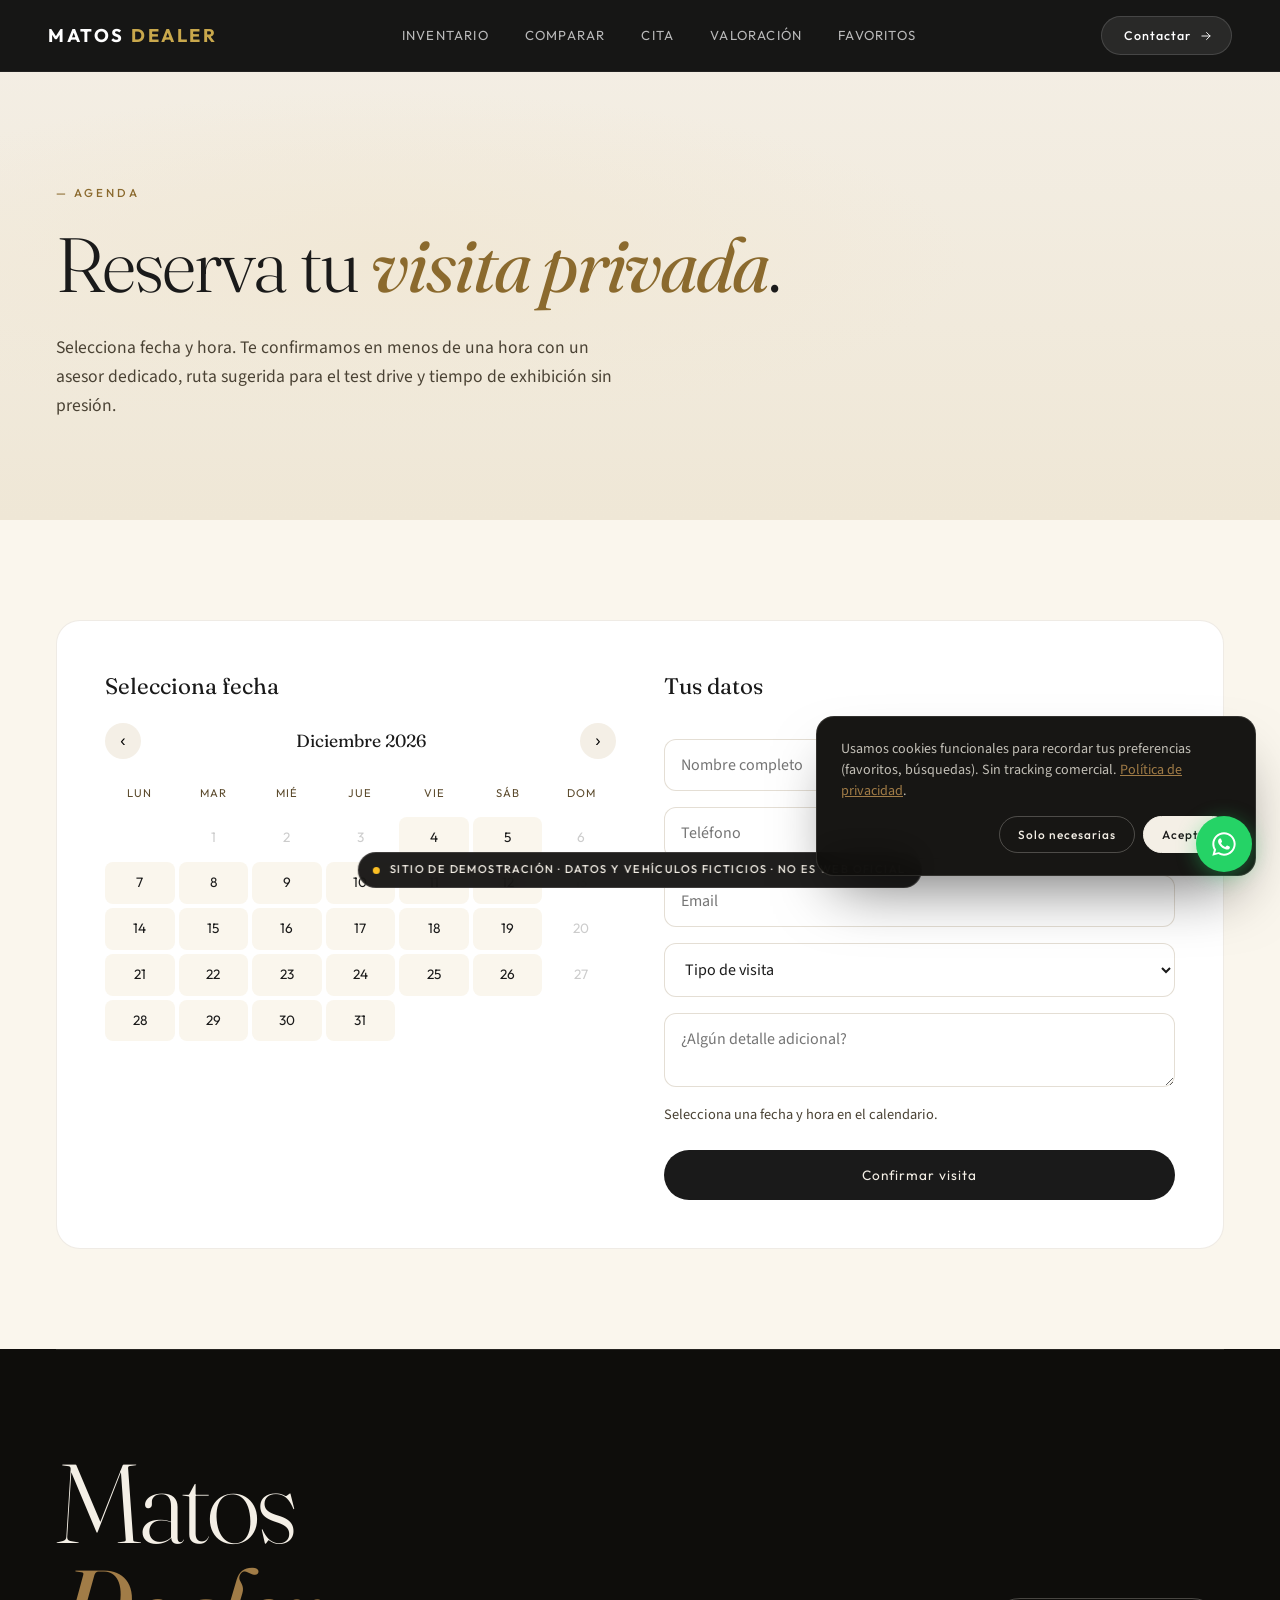
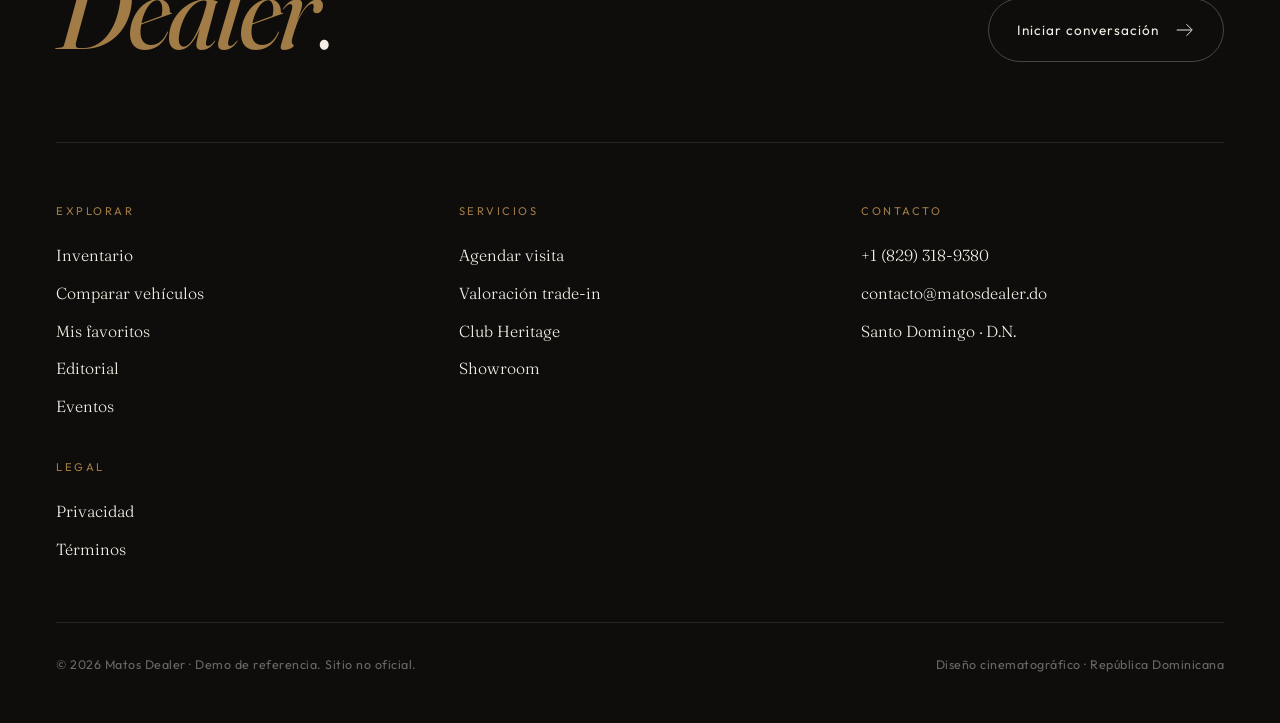
<file: cita.html>
<!DOCTYPE html>
<html lang="es">
<head>
  <meta charset="UTF-8">
  <meta name="viewport" content="width=device-width, initial-scale=1.0">
  <title>Agendar Visita — Matos Dealer</title>
  <link rel="preconnect" href="https://fonts.googleapis.com">
  <link rel="preconnect" href="https://fonts.gstatic.com" crossorigin>
  <link href="https://fonts.googleapis.com/css2?family=Bebas+Neue&family=Fraunces:ital,opsz,wght@0,9..144,300;0,9..144,400;1,9..144,300&family=Outfit:wght@200;300;400;500;600;700&family=Source+Sans+3:wght@300;400;500;600&display=swap" rel="stylesheet">
  <link rel="stylesheet" href="css/shared.css?v=6">
  <link rel="stylesheet" href="css/index.css?v=6">
  <link rel="stylesheet" href="css/pages.css?v=1">
</head>
<body>
  <div data-shell="navbar"></div>

  <header class="page-header">
    <div class="page-header__inner">
      <span class="page-header__eyebrow">— Agenda</span>
      <h1 class="page-header__title">Reserva tu <em>visita privada</em>.</h1>
      <p class="page-header__lede">Selecciona fecha y hora. Te confirmamos en menos de una hora con un asesor dedicado, ruta sugerida para el test drive y tiempo de exhibición sin presión.</p>
    </div>
  </header>

  <section class="page-section">
    <div class="page-section__inner">
      <div class="booking-grid">
        <div class="booking-cal">
          <h3 class="booking-cal__title">Selecciona fecha</h3>
          <div class="booking-cal__nav">
            <button id="prevMonth" aria-label="Mes anterior">‹</button>
            <span class="booking-cal__month" id="monthLabel"></span>
            <button id="nextMonth" aria-label="Mes siguiente">›</button>
          </div>
          <div class="booking-cal__grid" id="calGrid"></div>
          <div class="booking-cal__times" id="timesGrid" style="display:none"></div>
        </div>

        <form class="booking-form" id="bookingForm" onsubmit="event.preventDefault();">
          <h3 class="booking-form__title">Tus datos</h3>
          <input type="text" name="nombre" placeholder="Nombre completo" required>
          <input type="tel" name="telefono" placeholder="Teléfono" required>
          <input type="email" name="email" placeholder="Email">
          <select name="tipo">
            <option value="">Tipo de visita</option>
            <option>Conocer un vehículo específico</option>
            <option>Test drive</option>
            <option>Asesoría general</option>
            <option>Valoración de mi vehículo actual</option>
          </select>
          <textarea name="nota" placeholder="¿Algún detalle adicional?"></textarea>
          <p id="bookingSummary" style="font-family:'Source Sans 3',sans-serif;color:var(--ink-500);font-size:0.9rem;margin:0">Selecciona una fecha y hora en el calendario.</p>
          <button type="submit">Confirmar visita</button>
        </form>
      </div>
    </div>
  </section>

  <div data-shell="footer"></div>

  <script src="js/features.js?v=1"></script>
  <script src="js/page-shell.js?v=1"></script>
  <script>
  (function () {
    const TIMES = ['09:30', '11:00', '12:30', '14:30', '16:00', '17:30'];
    const monthNames = ['Enero','Febrero','Marzo','Abril','Mayo','Junio','Julio','Agosto','Septiembre','Octubre','Noviembre','Diciembre'];
    const dayNames = ['Lun','Mar','Mié','Jue','Vie','Sáb','Dom'];
    let viewDate = new Date();
    viewDate.setDate(1);
    let selectedDay = null;
    let selectedTime = null;

    const calGrid = document.getElementById('calGrid');
    const timesGrid = document.getElementById('timesGrid');
    const monthLabel = document.getElementById('monthLabel');
    const summary = document.getElementById('bookingSummary');

    function render() {
      const y = viewDate.getFullYear();
      const m = viewDate.getMonth();
      monthLabel.textContent = monthNames[m] + ' ' + y;
      const firstDay = (new Date(y, m, 1).getDay() + 6) % 7; // 0 = Mon
      const lastDate = new Date(y, m + 1, 0).getDate();
      const today = new Date(); today.setHours(0,0,0,0);
      let html = '';
      dayNames.forEach(d => html += `<div class="booking-cal__head">${d}</div>`);
      for (let i = 0; i < firstDay; i++) html += `<div class="booking-cal__day is-empty"></div>`;
      for (let d = 1; d <= lastDate; d++) {
        const date = new Date(y, m, d);
        const isPast = date < today;
        const isSunday = date.getDay() === 0;
        const disabled = isPast || isSunday;
        const sel = selectedDay && selectedDay.getTime() === date.getTime();
        html += `<div class="booking-cal__day ${disabled ? 'is-disabled' : ''} ${sel ? 'is-selected' : ''}" data-d="${date.toISOString()}">${d}</div>`;
      }
      calGrid.innerHTML = html;
    }

    function renderTimes() {
      if (!selectedDay) { timesGrid.style.display = 'none'; return; }
      timesGrid.style.display = '';
      timesGrid.innerHTML = TIMES.map(t =>
        `<div class="booking-cal__time ${selectedTime===t?'is-selected':''}" data-t="${t}">${t}</div>`
      ).join('');
    }

    function updateSummary() {
      if (!selectedDay) { summary.textContent = 'Selecciona una fecha y hora en el calendario.'; return; }
      const f = selectedDay.toLocaleDateString('es-DO', { weekday:'long', day:'numeric', month:'long' });
      summary.innerHTML = `<strong>Fecha:</strong> ${f} ${selectedTime ? '· <strong>Hora:</strong> ' + selectedTime : ''}`;
    }

    calGrid.addEventListener('click', (e) => {
      const d = e.target.closest('.booking-cal__day');
      if (!d || d.classList.contains('is-disabled') || d.classList.contains('is-empty')) return;
      selectedDay = new Date(d.dataset.d);
      selectedTime = null;
      render(); renderTimes(); updateSummary();
    });
    timesGrid.addEventListener('click', (e) => {
      const t = e.target.closest('.booking-cal__time');
      if (!t) return;
      selectedTime = t.dataset.t;
      renderTimes(); updateSummary();
    });
    document.getElementById('prevMonth').addEventListener('click', () => { viewDate.setMonth(viewDate.getMonth() - 1); render(); });
    document.getElementById('nextMonth').addEventListener('click', () => { viewDate.setMonth(viewDate.getMonth() + 1); render(); });

    document.getElementById('bookingForm').addEventListener('submit', () => {
      if (!selectedDay || !selectedTime) {
        MatosModal.open(`<h2>Selección <em>incompleta</em></h2><p>Por favor selecciona una fecha y una hora antes de confirmar.</p>`);
        return;
      }
      const f = selectedDay.toLocaleDateString('es-DO', { weekday:'long', day:'numeric', month:'long' });
      MatosModal.open(`
        <div class="modal__success">
          <div class="check">✓</div>
          <h2>Visita <em>reservada</em></h2>
          <p>Te esperamos el <strong>${f}</strong> a las <strong>${selectedTime}</strong>.<br>Un asesor confirmará por WhatsApp en menos de 1 hora.</p>
          <a href="https://wa.me/18293189380?text=Hola%2C%20acabo%20de%20reservar%20una%20visita%20a%20trav%C3%A9s%20de%20su%20sitio%20web%20%28https%3A%2F%2Fdealer-seven-blush.vercel.app%29.%20Quedo%20atento%20a%20la%20confirmaci%C3%B3n." target="_blank" rel="noopener" class="btn-cinema btn-cinema--solid" style="margin-top:8px">Abrir WhatsApp</a>
        </div>`);
    });

    render();
  })();
  </script>
</body>
</html>
</file>
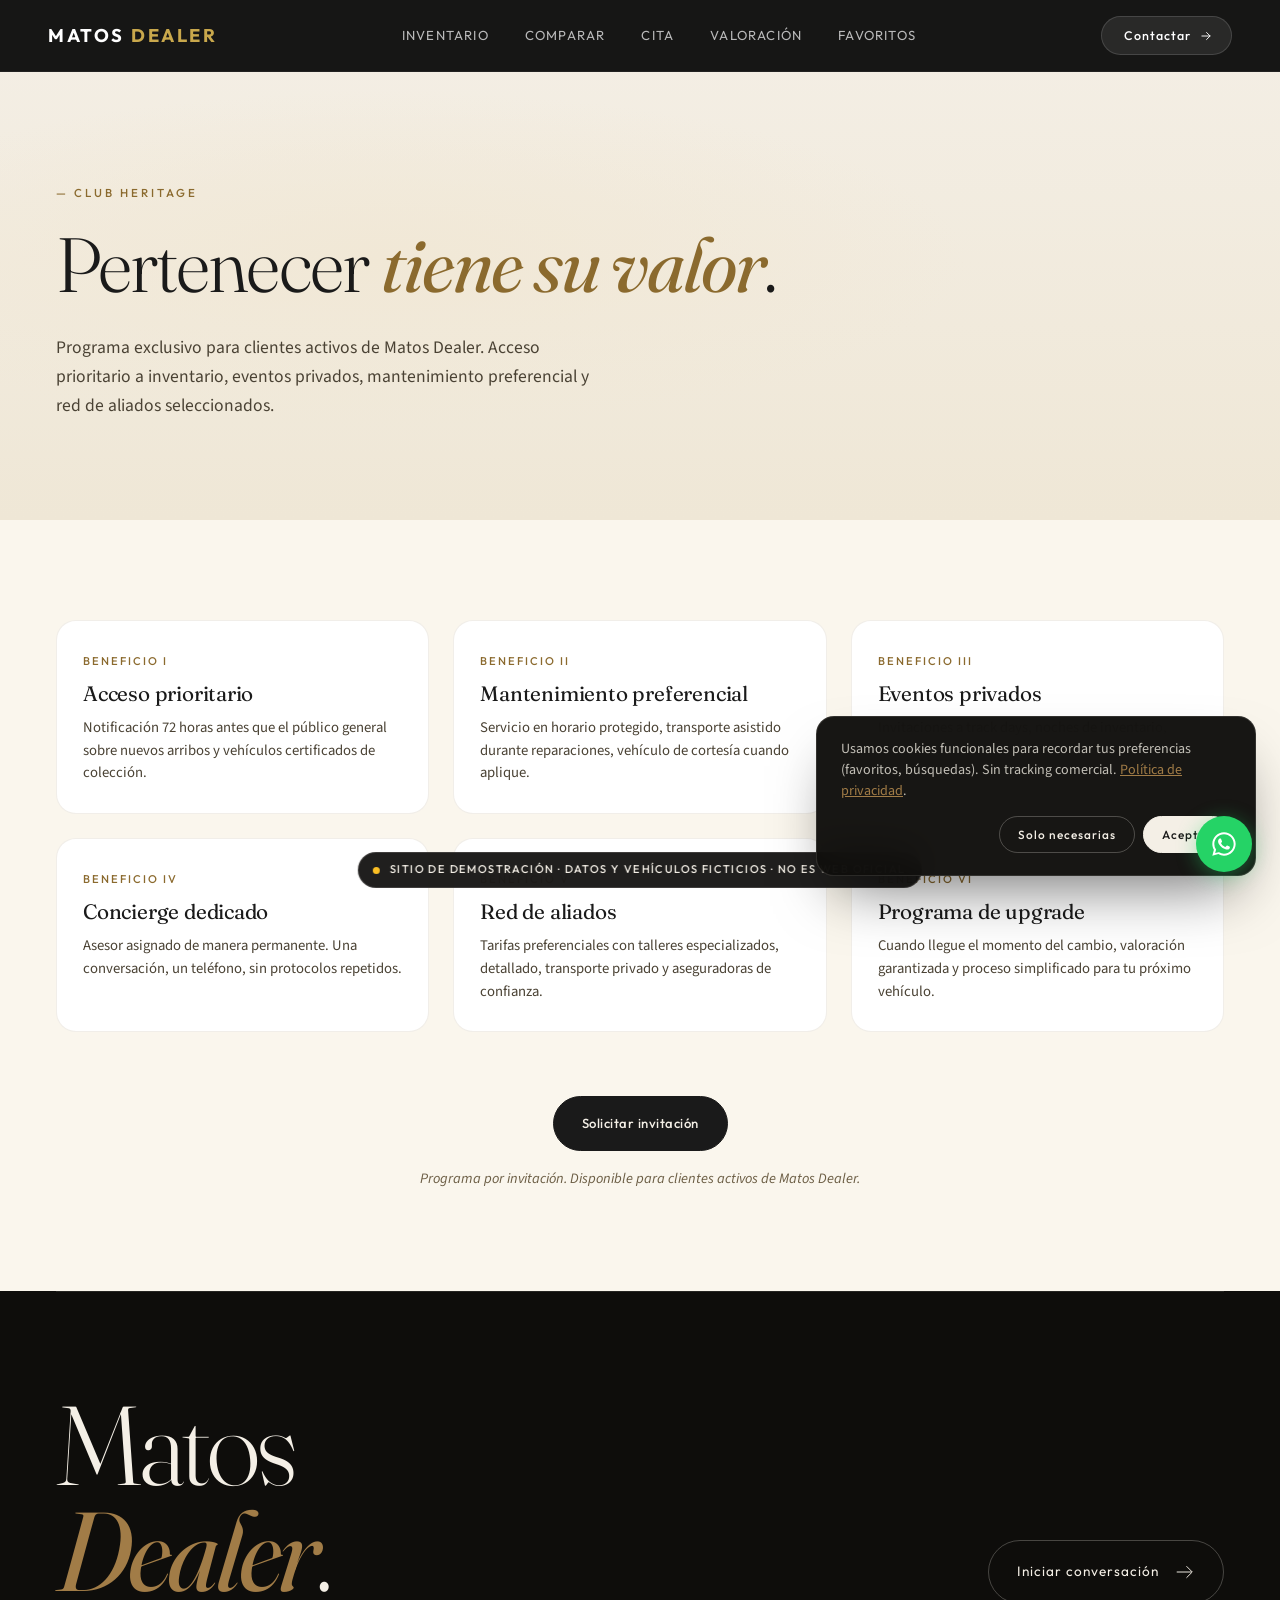
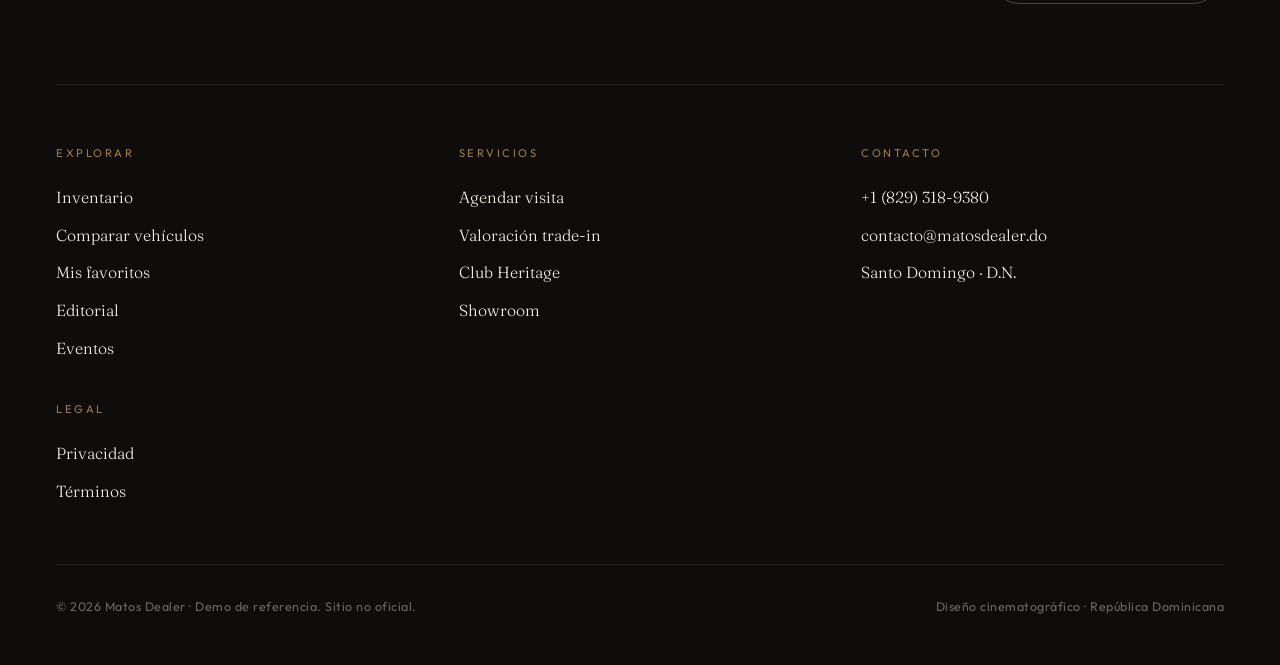
<file: club.html>
<!DOCTYPE html>
<html lang="es">
<head>
  <meta charset="UTF-8">
  <meta name="viewport" content="width=device-width, initial-scale=1.0">
  <title>Club Heritage — Matos Dealer</title>
  <link rel="preconnect" href="https://fonts.googleapis.com">
  <link rel="preconnect" href="https://fonts.gstatic.com" crossorigin>
  <link href="https://fonts.googleapis.com/css2?family=Bebas+Neue&family=Fraunces:ital,opsz,wght@0,9..144,300;0,9..144,400;1,9..144,300&family=Outfit:wght@200;300;400;500;600;700&family=Source+Sans+3:wght@300;400;500;600&display=swap" rel="stylesheet">
  <link rel="stylesheet" href="css/shared.css?v=6">
  <link rel="stylesheet" href="css/index.css?v=6">
  <link rel="stylesheet" href="css/pages.css?v=1">
</head>
<body>
  <div data-shell="navbar"></div>

  <header class="page-header">
    <div class="page-header__inner">
      <span class="page-header__eyebrow">— Club Heritage</span>
      <h1 class="page-header__title">Pertenecer <em>tiene su valor</em>.</h1>
      <p class="page-header__lede">Programa exclusivo para clientes activos de Matos Dealer. Acceso prioritario a inventario, eventos privados, mantenimiento preferencial y red de aliados seleccionados.</p>
    </div>
  </header>

  <section class="page-section">
    <div class="page-section__inner">
      <div class="cards-grid" style="grid-template-columns: repeat(auto-fill, minmax(280px, 1fr))">

        <div class="story-card" style="cursor:default">
          <div class="story-card__body" style="padding-top:32px">
            <span class="story-card__cat">Beneficio I</span>
            <h3 class="story-card__title">Acceso prioritario</h3>
            <p class="story-card__excerpt">Notificación 72 horas antes que el público general sobre nuevos arribos y vehículos certificados de colección.</p>
          </div>
        </div>

        <div class="story-card" style="cursor:default">
          <div class="story-card__body" style="padding-top:32px">
            <span class="story-card__cat">Beneficio II</span>
            <h3 class="story-card__title">Mantenimiento preferencial</h3>
            <p class="story-card__excerpt">Servicio en horario protegido, transporte asistido durante reparaciones, vehículo de cortesía cuando aplique.</p>
          </div>
        </div>

        <div class="story-card" style="cursor:default">
          <div class="story-card__body" style="padding-top:32px">
            <span class="story-card__cat">Beneficio III</span>
            <h3 class="story-card__title">Eventos privados</h3>
            <p class="story-card__excerpt">Invitaciones a track days, noches de inventario, tertulias con coleccionistas y rutas Heritage.</p>
          </div>
        </div>

        <div class="story-card" style="cursor:default">
          <div class="story-card__body" style="padding-top:32px">
            <span class="story-card__cat">Beneficio IV</span>
            <h3 class="story-card__title">Concierge dedicado</h3>
            <p class="story-card__excerpt">Asesor asignado de manera permanente. Una conversación, un teléfono, sin protocolos repetidos.</p>
          </div>
        </div>

        <div class="story-card" style="cursor:default">
          <div class="story-card__body" style="padding-top:32px">
            <span class="story-card__cat">Beneficio V</span>
            <h3 class="story-card__title">Red de aliados</h3>
            <p class="story-card__excerpt">Tarifas preferenciales con talleres especializados, detallado, transporte privado y aseguradoras de confianza.</p>
          </div>
        </div>

        <div class="story-card" style="cursor:default">
          <div class="story-card__body" style="padding-top:32px">
            <span class="story-card__cat">Beneficio VI</span>
            <h3 class="story-card__title">Programa de upgrade</h3>
            <p class="story-card__excerpt">Cuando llegue el momento del cambio, valoración garantizada y proceso simplificado para tu próximo vehículo.</p>
          </div>
        </div>

      </div>

      <div style="text-align:center; margin-top:64px">
        <a href="https://wa.me/18293189380?text=Hola%2C%20escribo%20desde%20su%20sitio%20web%20%28https%3A%2F%2Fdealer-seven-blush.vercel.app%29%20para%20solicitar%20invitaci%C3%B3n%20al%20Club%20Heritage." target="_blank" rel="noopener" class="btn-cinema btn-cinema--solid">Solicitar invitación</a>
        <p style="font-family:'Source Sans 3',sans-serif;color:var(--ink-300);margin-top:16px;font-size:0.9rem;font-style:italic">Programa por invitación. Disponible para clientes activos de Matos Dealer.</p>
      </div>
    </div>
  </section>

  <div data-shell="footer"></div>

  <script src="js/features.js?v=1"></script>
  <script src="js/page-shell.js?v=1"></script>
</body>
</html>
</file>
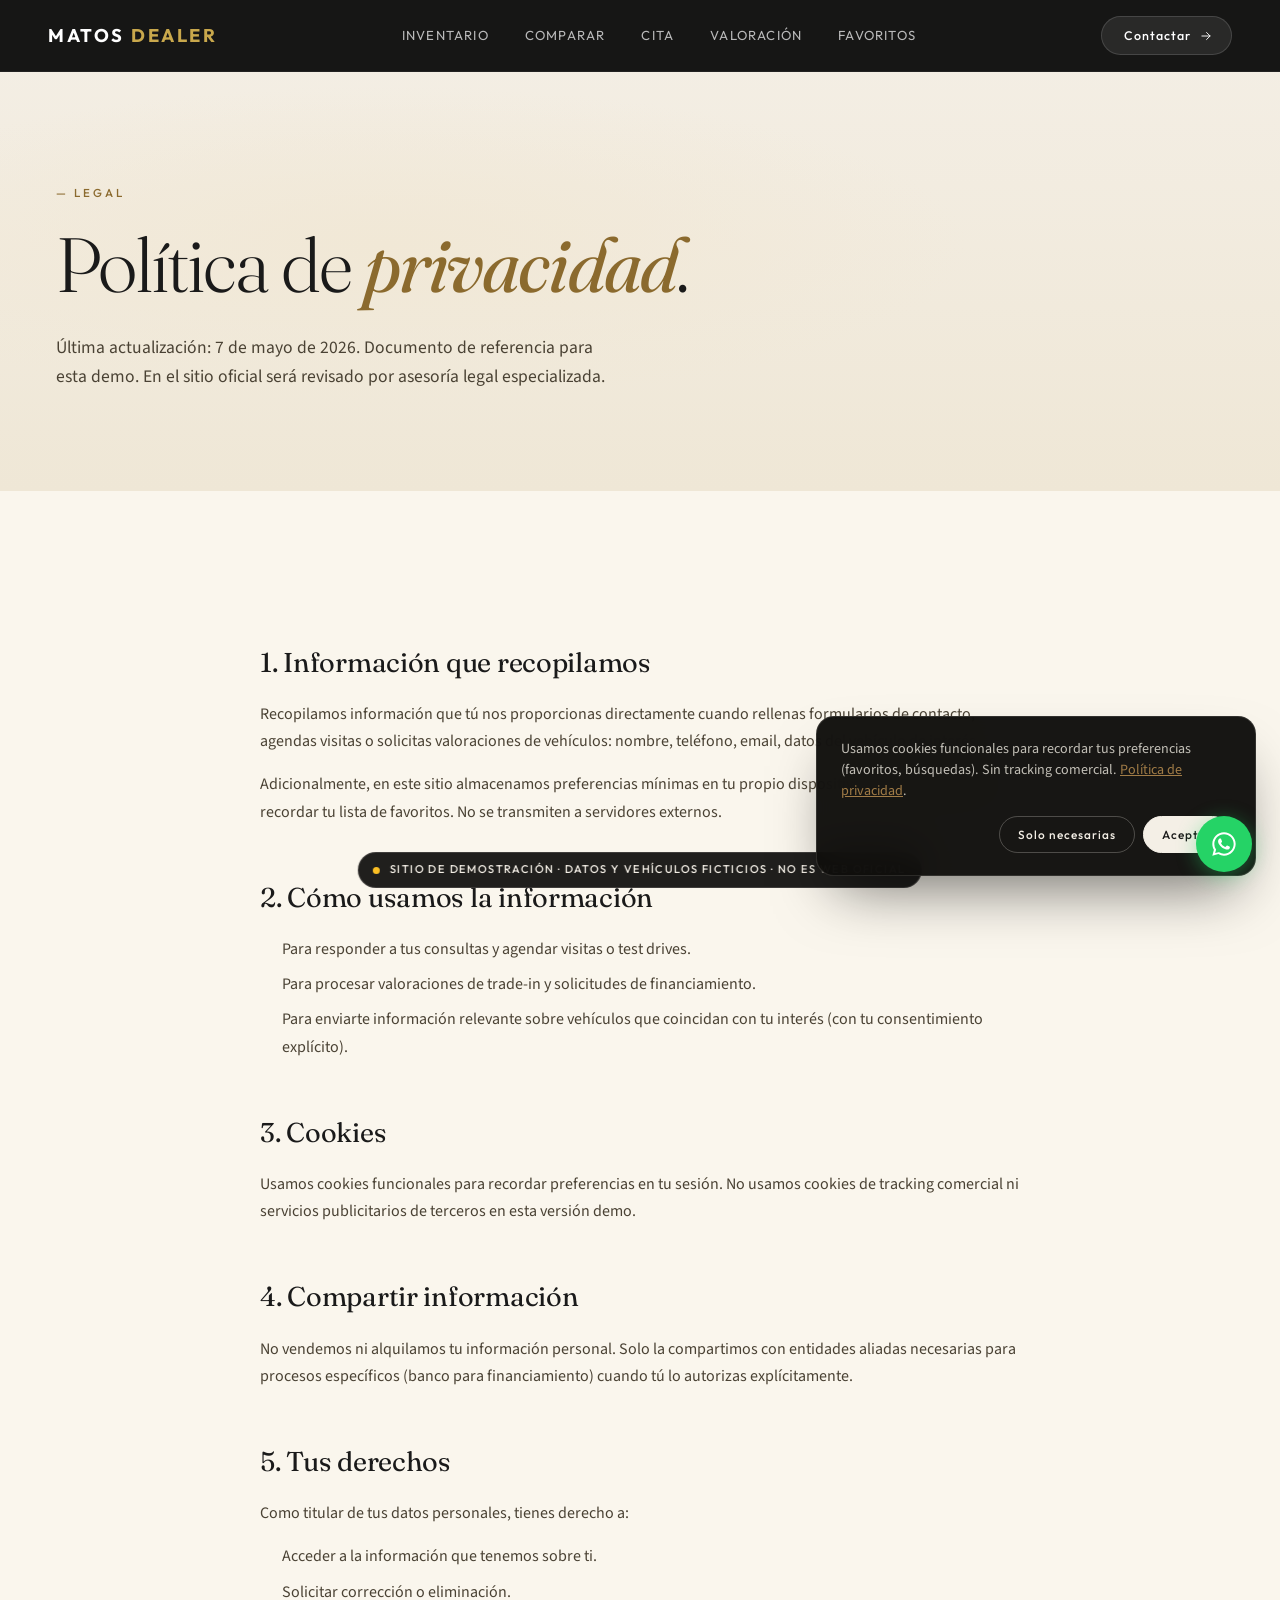
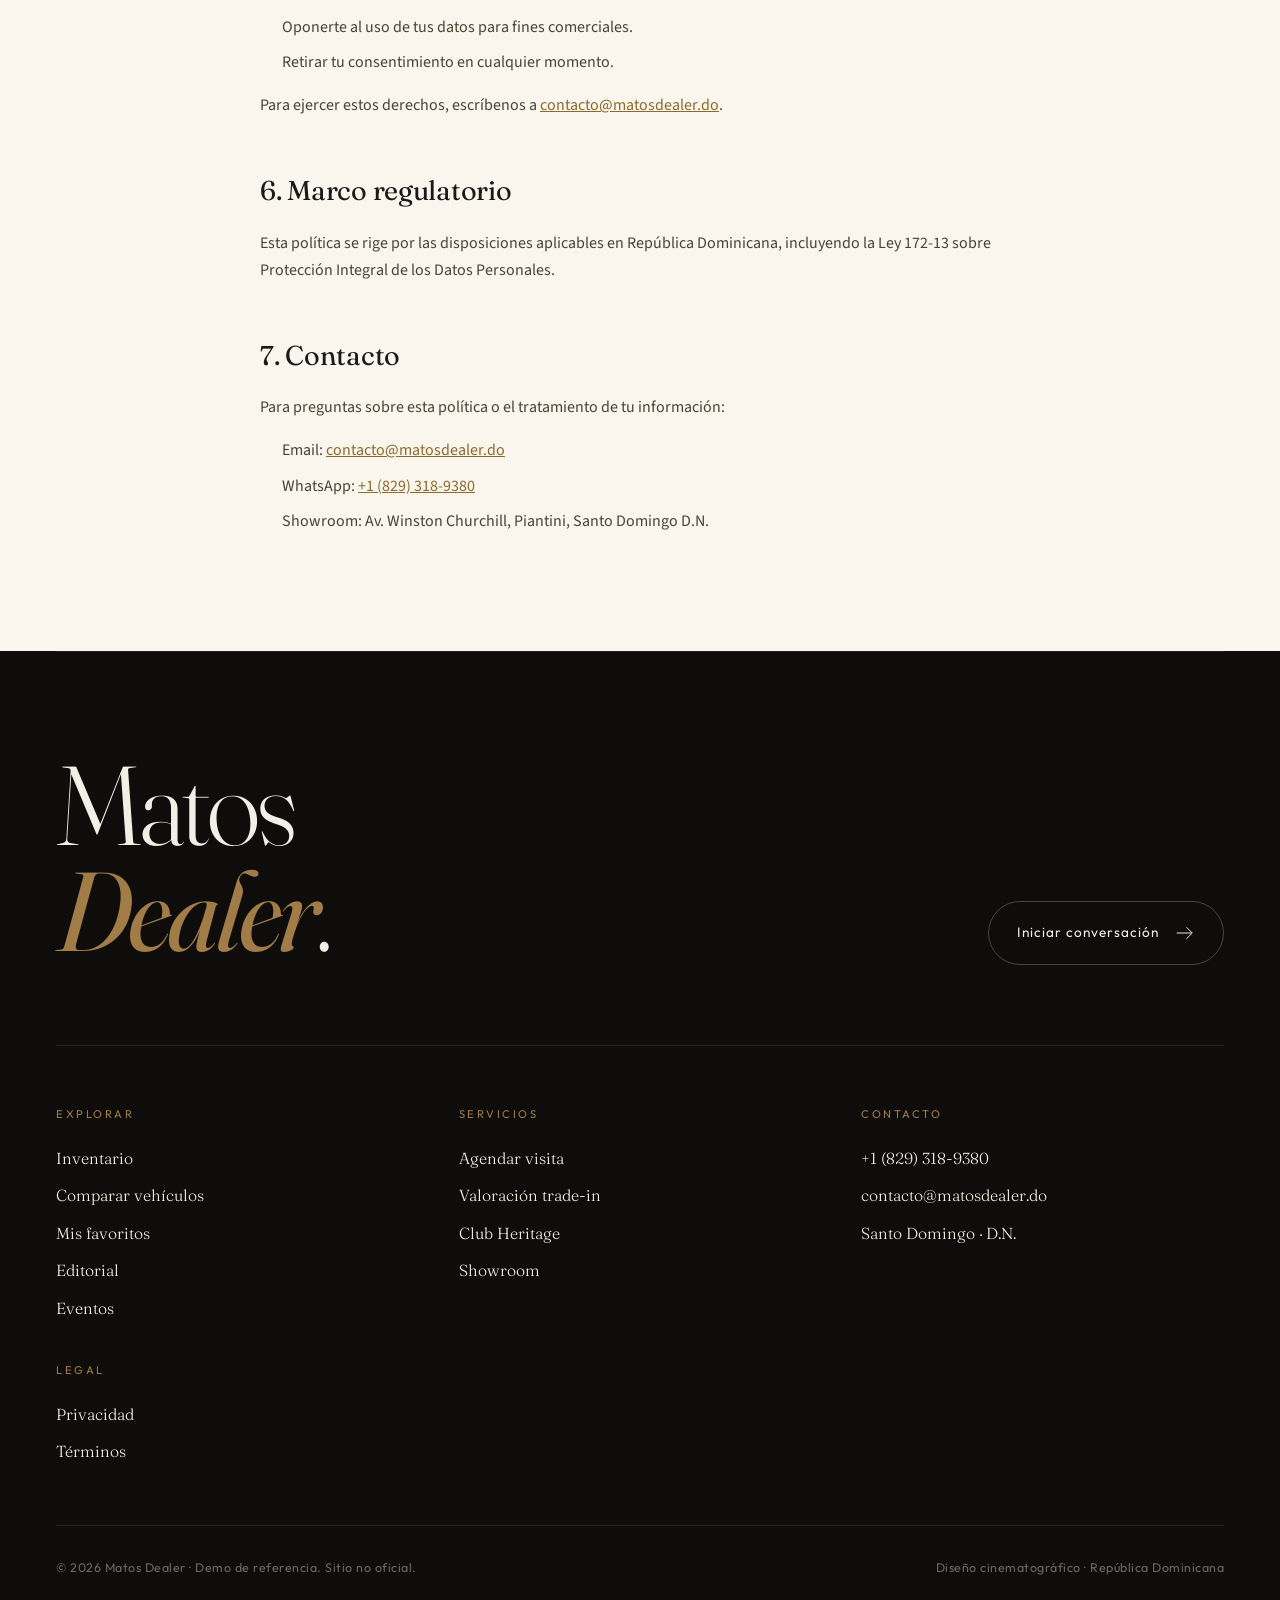
<file: privacidad.html>
<!DOCTYPE html>
<html lang="es">
<head>
  <meta charset="UTF-8">
  <meta name="viewport" content="width=device-width, initial-scale=1.0">
  <title>Política de Privacidad — Matos Dealer</title>
  <link rel="preconnect" href="https://fonts.googleapis.com">
  <link rel="preconnect" href="https://fonts.gstatic.com" crossorigin>
  <link href="https://fonts.googleapis.com/css2?family=Bebas+Neue&family=Fraunces:ital,opsz,wght@0,9..144,300;0,9..144,400;1,9..144,300&family=Outfit:wght@200;300;400;500;600;700&family=Source+Sans+3:wght@300;400;500;600&display=swap" rel="stylesheet">
  <link rel="stylesheet" href="css/shared.css?v=6">
  <link rel="stylesheet" href="css/index.css?v=6">
  <link rel="stylesheet" href="css/pages.css?v=1">
</head>
<body>
  <div data-shell="navbar"></div>

  <header class="page-header">
    <div class="page-header__inner">
      <span class="page-header__eyebrow">— Legal</span>
      <h1 class="page-header__title">Política de <em>privacidad</em>.</h1>
      <p class="page-header__lede">Última actualización: 7 de mayo de 2026. Documento de referencia para esta demo. En el sitio oficial será revisado por asesoría legal especializada.</p>
    </div>
  </header>

  <section class="page-section">
    <div class="prose">
      <h2>1. Información que recopilamos</h2>
      <p>Recopilamos información que tú nos proporcionas directamente cuando rellenas formularios de contacto, agendas visitas o solicitas valoraciones de vehículos: nombre, teléfono, email, datos del vehículo de interés.</p>
      <p>Adicionalmente, en este sitio almacenamos preferencias mínimas en tu propio dispositivo (localStorage) para recordar tu lista de favoritos. No se transmiten a servidores externos.</p>

      <h2>2. Cómo usamos la información</h2>
      <ul>
        <li>Para responder a tus consultas y agendar visitas o test drives.</li>
        <li>Para procesar valoraciones de trade-in y solicitudes de financiamiento.</li>
        <li>Para enviarte información relevante sobre vehículos que coincidan con tu interés (con tu consentimiento explícito).</li>
      </ul>

      <h2>3. Cookies</h2>
      <p>Usamos cookies funcionales para recordar preferencias en tu sesión. No usamos cookies de tracking comercial ni servicios publicitarios de terceros en esta versión demo.</p>

      <h2>4. Compartir información</h2>
      <p>No vendemos ni alquilamos tu información personal. Solo la compartimos con entidades aliadas necesarias para procesos específicos (banco para financiamiento) cuando tú lo autorizas explícitamente.</p>

      <h2>5. Tus derechos</h2>
      <p>Como titular de tus datos personales, tienes derecho a:</p>
      <ul>
        <li>Acceder a la información que tenemos sobre ti.</li>
        <li>Solicitar corrección o eliminación.</li>
        <li>Oponerte al uso de tus datos para fines comerciales.</li>
        <li>Retirar tu consentimiento en cualquier momento.</li>
      </ul>
      <p>Para ejercer estos derechos, escríbenos a <a href="mailto:contacto@matosdealer.do">contacto@matosdealer.do</a>.</p>

      <h2>6. Marco regulatorio</h2>
      <p>Esta política se rige por las disposiciones aplicables en República Dominicana, incluyendo la Ley 172-13 sobre Protección Integral de los Datos Personales.</p>

      <h2>7. Contacto</h2>
      <p>Para preguntas sobre esta política o el tratamiento de tu información:</p>
      <ul>
        <li>Email: <a href="mailto:contacto@matosdealer.do">contacto@matosdealer.do</a></li>
        <li>WhatsApp: <a href="https://wa.me/18293189380?text=Hola%2C%20escribo%20desde%20su%20sitio%20web%20%28https%3A%2F%2Fdealer-seven-blush.vercel.app%29%20y%20tengo%20una%20consulta%20sobre%20privacidad.">+1 (829) 318-9380</a></li>
        <li>Showroom: Av. Winston Churchill, Piantini, Santo Domingo D.N.</li>
      </ul>
    </div>
  </section>

  <div data-shell="footer"></div>

  <script src="js/features.js?v=1"></script>
  <script src="js/page-shell.js?v=1"></script>
</body>
</html>
</file>
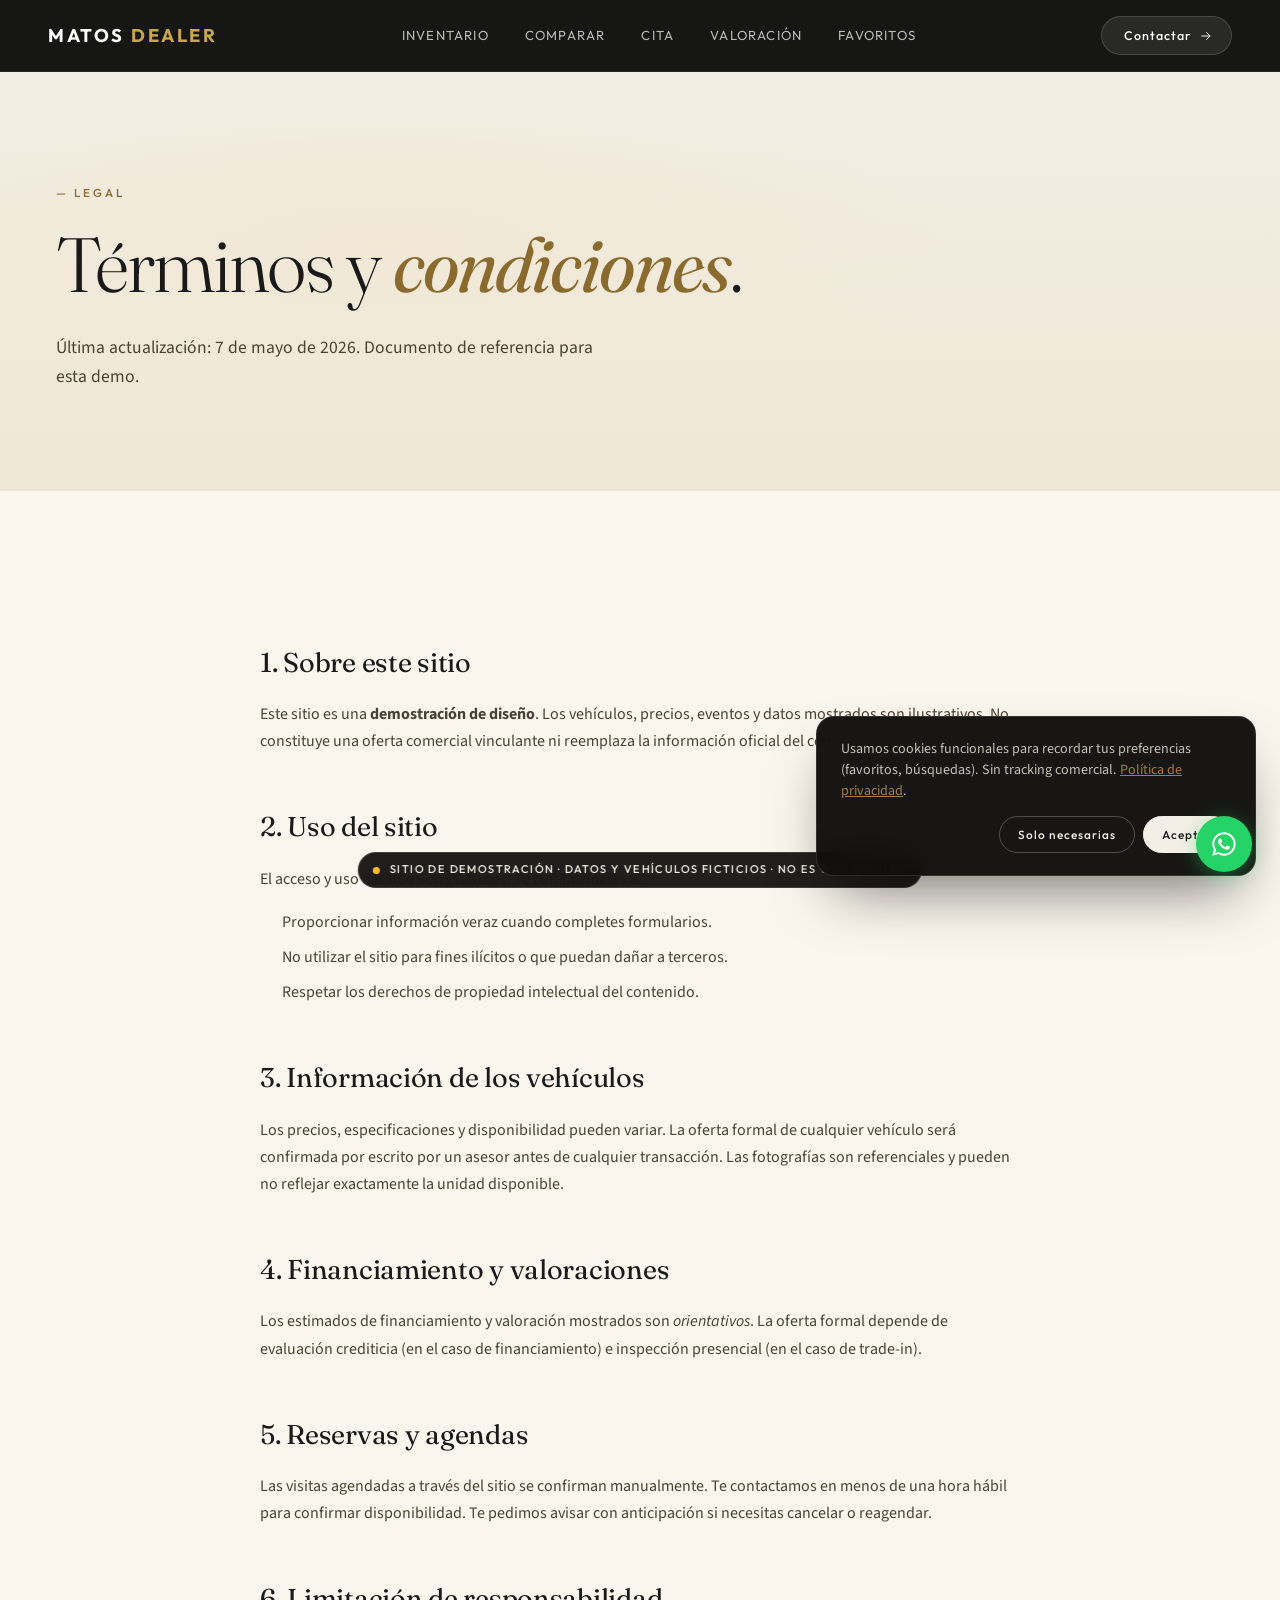
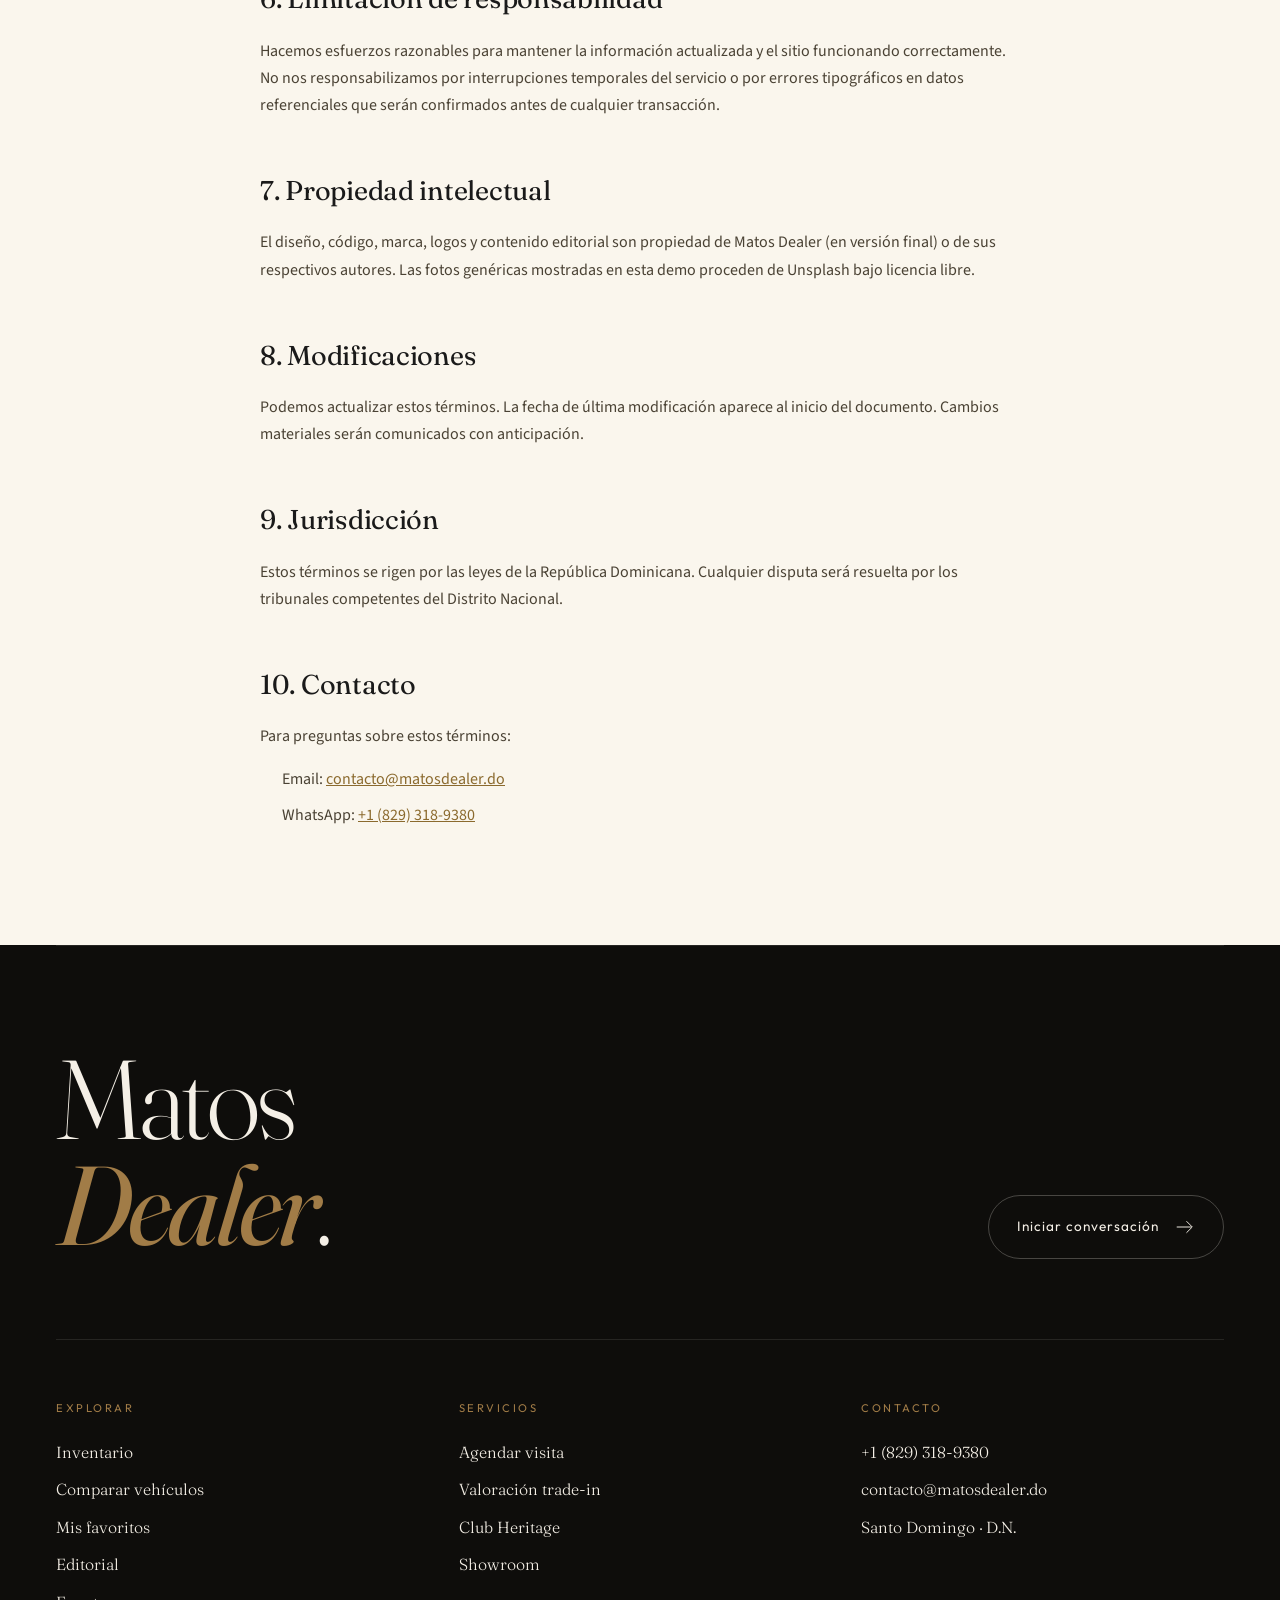
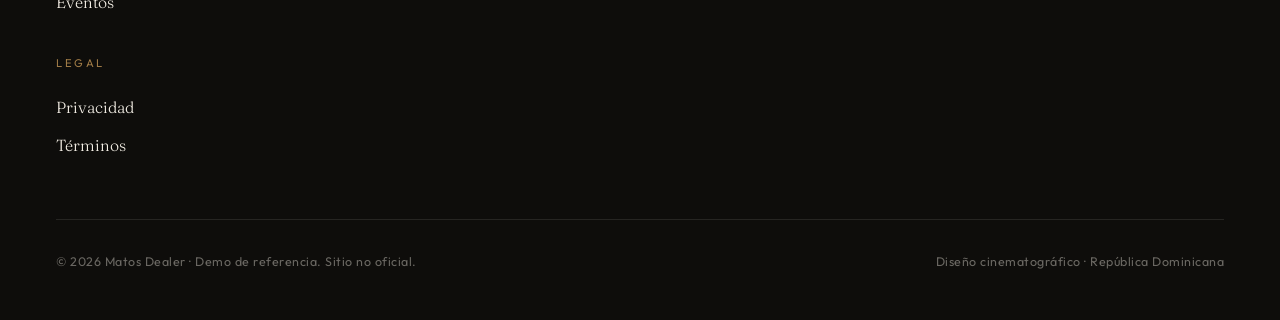
<file: terminos.html>
<!DOCTYPE html>
<html lang="es">
<head>
  <meta charset="UTF-8">
  <meta name="viewport" content="width=device-width, initial-scale=1.0">
  <title>Términos y Condiciones — Matos Dealer</title>
  <link rel="preconnect" href="https://fonts.googleapis.com">
  <link rel="preconnect" href="https://fonts.gstatic.com" crossorigin>
  <link href="https://fonts.googleapis.com/css2?family=Bebas+Neue&family=Fraunces:ital,opsz,wght@0,9..144,300;0,9..144,400;1,9..144,300&family=Outfit:wght@200;300;400;500;600;700&family=Source+Sans+3:wght@300;400;500;600&display=swap" rel="stylesheet">
  <link rel="stylesheet" href="css/shared.css?v=6">
  <link rel="stylesheet" href="css/index.css?v=6">
  <link rel="stylesheet" href="css/pages.css?v=1">
</head>
<body>
  <div data-shell="navbar"></div>

  <header class="page-header">
    <div class="page-header__inner">
      <span class="page-header__eyebrow">— Legal</span>
      <h1 class="page-header__title">Términos y <em>condiciones</em>.</h1>
      <p class="page-header__lede">Última actualización: 7 de mayo de 2026. Documento de referencia para esta demo.</p>
    </div>
  </header>

  <section class="page-section">
    <div class="prose">
      <h2>1. Sobre este sitio</h2>
      <p>Este sitio es una <strong>demostración de diseño</strong>. Los vehículos, precios, eventos y datos mostrados son ilustrativos. No constituye una oferta comercial vinculante ni reemplaza la información oficial del concesionario.</p>

      <h2>2. Uso del sitio</h2>
      <p>El acceso y uso del sitio son gratuitos. Te comprometes a:</p>
      <ul>
        <li>Proporcionar información veraz cuando completes formularios.</li>
        <li>No utilizar el sitio para fines ilícitos o que puedan dañar a terceros.</li>
        <li>Respetar los derechos de propiedad intelectual del contenido.</li>
      </ul>

      <h2>3. Información de los vehículos</h2>
      <p>Los precios, especificaciones y disponibilidad pueden variar. La oferta formal de cualquier vehículo será confirmada por escrito por un asesor antes de cualquier transacción. Las fotografías son referenciales y pueden no reflejar exactamente la unidad disponible.</p>

      <h2>4. Financiamiento y valoraciones</h2>
      <p>Los estimados de financiamiento y valoración mostrados son <em>orientativos</em>. La oferta formal depende de evaluación crediticia (en el caso de financiamiento) e inspección presencial (en el caso de trade-in).</p>

      <h2>5. Reservas y agendas</h2>
      <p>Las visitas agendadas a través del sitio se confirman manualmente. Te contactamos en menos de una hora hábil para confirmar disponibilidad. Te pedimos avisar con anticipación si necesitas cancelar o reagendar.</p>

      <h2>6. Limitación de responsabilidad</h2>
      <p>Hacemos esfuerzos razonables para mantener la información actualizada y el sitio funcionando correctamente. No nos responsabilizamos por interrupciones temporales del servicio o por errores tipográficos en datos referenciales que serán confirmados antes de cualquier transacción.</p>

      <h2>7. Propiedad intelectual</h2>
      <p>El diseño, código, marca, logos y contenido editorial son propiedad de Matos Dealer (en versión final) o de sus respectivos autores. Las fotos genéricas mostradas en esta demo proceden de Unsplash bajo licencia libre.</p>

      <h2>8. Modificaciones</h2>
      <p>Podemos actualizar estos términos. La fecha de última modificación aparece al inicio del documento. Cambios materiales serán comunicados con anticipación.</p>

      <h2>9. Jurisdicción</h2>
      <p>Estos términos se rigen por las leyes de la República Dominicana. Cualquier disputa será resuelta por los tribunales competentes del Distrito Nacional.</p>

      <h2>10. Contacto</h2>
      <p>Para preguntas sobre estos términos:</p>
      <ul>
        <li>Email: <a href="mailto:contacto@matosdealer.do">contacto@matosdealer.do</a></li>
        <li>WhatsApp: <a href="https://wa.me/18293189380?text=Hola%2C%20escribo%20desde%20su%20sitio%20web%20%28https%3A%2F%2Fdealer-seven-blush.vercel.app%29%20y%20tengo%20una%20consulta%20sobre%20los%20t%C3%A9rminos.">+1 (829) 318-9380</a></li>
      </ul>
    </div>
  </section>

  <div data-shell="footer"></div>

  <script src="js/features.js?v=1"></script>
  <script src="js/page-shell.js?v=1"></script>
</body>
</html>
</file>
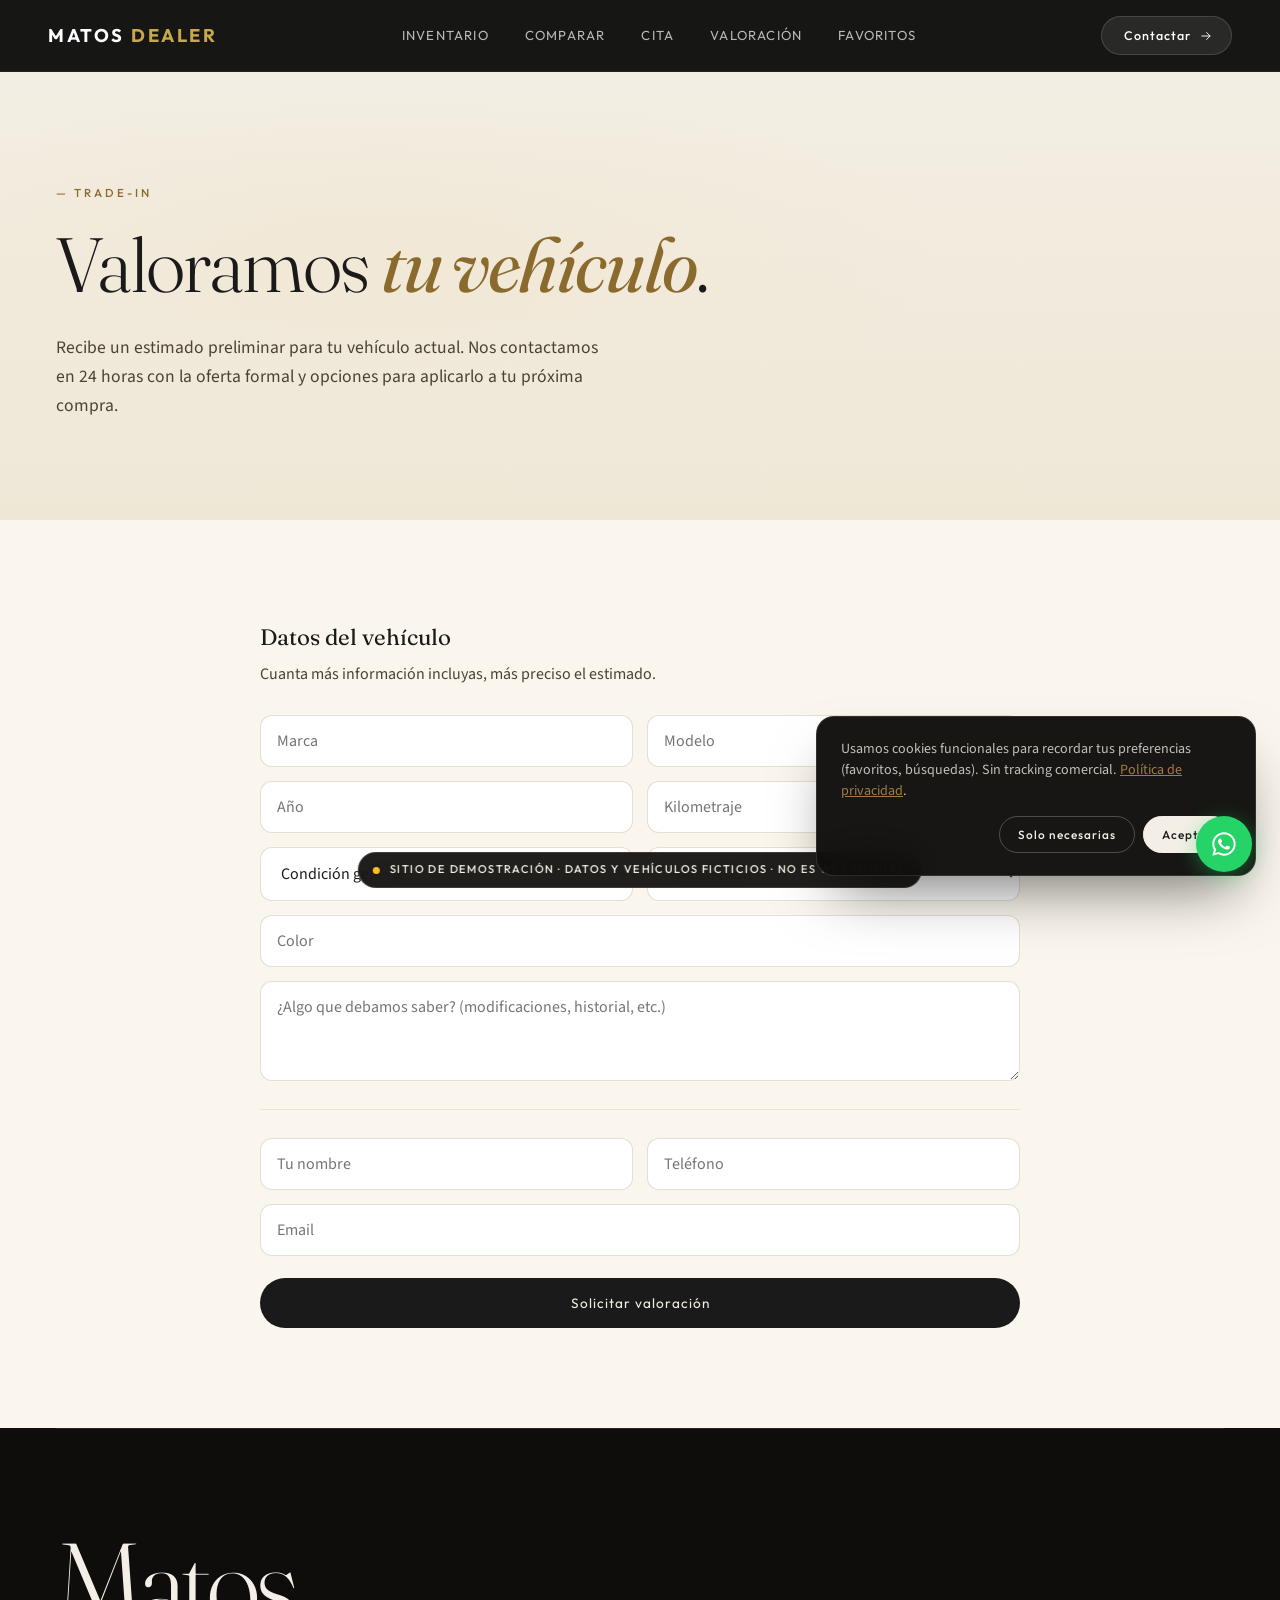
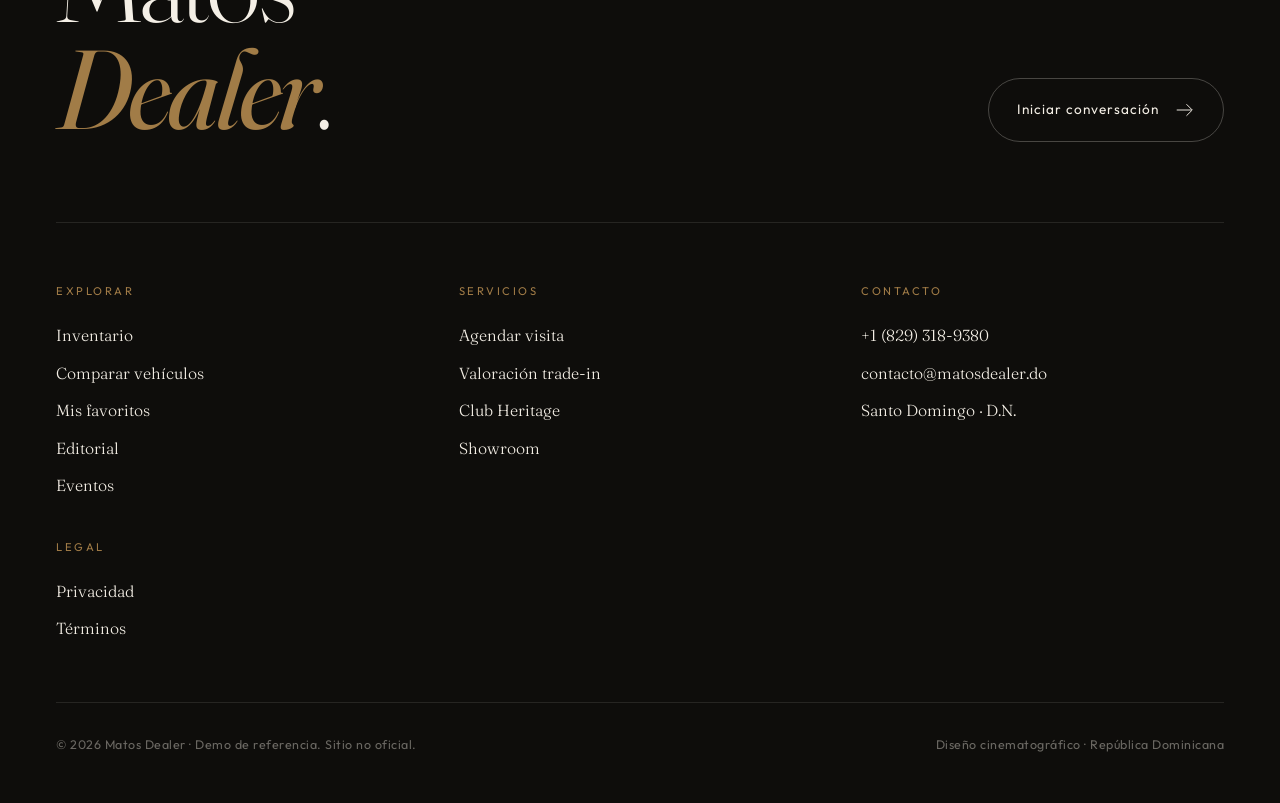
<file: valoracion.html>
<!DOCTYPE html>
<html lang="es">
<head>
  <meta charset="UTF-8">
  <meta name="viewport" content="width=device-width, initial-scale=1.0">
  <title>Valoración Trade-In — Matos Dealer</title>
  <link rel="preconnect" href="https://fonts.googleapis.com">
  <link rel="preconnect" href="https://fonts.gstatic.com" crossorigin>
  <link href="https://fonts.googleapis.com/css2?family=Bebas+Neue&family=Fraunces:ital,opsz,wght@0,9..144,300;0,9..144,400;1,9..144,300&family=Outfit:wght@200;300;400;500;600;700&family=Source+Sans+3:wght@300;400;500;600&display=swap" rel="stylesheet">
  <link rel="stylesheet" href="css/shared.css?v=6">
  <link rel="stylesheet" href="css/index.css?v=6">
  <link rel="stylesheet" href="css/pages.css?v=1">
</head>
<body>
  <div data-shell="navbar"></div>

  <header class="page-header">
    <div class="page-header__inner">
      <span class="page-header__eyebrow">— Trade-in</span>
      <h1 class="page-header__title">Valoramos <em>tu vehículo</em>.</h1>
      <p class="page-header__lede">Recibe un estimado preliminar para tu vehículo actual. Nos contactamos en 24 horas con la oferta formal y opciones para aplicarlo a tu próxima compra.</p>
    </div>
  </header>

  <section class="page-section">
    <div class="page-section__inner" style="max-width:760px">
      <form class="booking-form" id="tradeForm" onsubmit="event.preventDefault();" style="display:grid;gap:14px;grid-template-columns:1fr 1fr">
        <div style="grid-column:1 / -1">
          <h3 class="booking-form__title" style="margin-bottom:6px">Datos del vehículo</h3>
          <p style="font-family:'Source Sans 3',sans-serif;color:var(--ink-500);margin:0 0 14px">Cuanta más información incluyas, más preciso el estimado.</p>
        </div>

        <input name="marca" placeholder="Marca" required>
        <input name="modelo" placeholder="Modelo" required>
        <input name="ano" type="number" placeholder="Año" required min="1990" max="2026">
        <input name="km" type="number" placeholder="Kilometraje" required>
        <select name="condicion">
          <option value="">Condición general</option>
          <option>Excelente</option>
          <option>Buena</option>
          <option>Regular</option>
          <option>Necesita reparaciones</option>
        </select>
        <select name="transmision">
          <option value="">Transmisión</option>
          <option>Automática</option>
          <option>Manual</option>
        </select>
        <input name="color" placeholder="Color" style="grid-column:1 / -1">
        <textarea name="notas" placeholder="¿Algo que debamos saber? (modificaciones, historial, etc.)" style="grid-column:1 / -1;min-height:100px"></textarea>

        <div style="grid-column:1 / -1; height:1px; background:rgba(120,90,40,0.12); margin:14px 0"></div>

        <input name="nombre" placeholder="Tu nombre" required>
        <input name="telefono" type="tel" placeholder="Teléfono" required>
        <input name="email" type="email" placeholder="Email" style="grid-column:1 / -1">

        <button type="submit" style="grid-column:1 / -1">Solicitar valoración</button>
      </form>
    </div>
  </section>

  <div data-shell="footer"></div>

  <script src="js/features.js?v=1"></script>
  <script src="js/page-shell.js?v=1"></script>
  <script>
  document.getElementById('tradeForm').addEventListener('submit', (e) => {
    const fd = new FormData(e.target);
    // Basic estimate (demo): formula based on year + km + condition
    const ano = parseInt(fd.get('ano')) || 2020;
    const km = parseInt(fd.get('km')) || 0;
    const condicion = fd.get('condicion');
    const ageFactor = Math.max(0.25, 1 - (2026 - ano) * 0.08);
    const kmFactor = Math.max(0.5, 1 - (km / 200000) * 0.5);
    const condFactor = { 'Excelente': 1, 'Buena': 0.92, 'Regular': 0.78, 'Necesita reparaciones': 0.55 }[condicion] || 0.85;
    const base = 2500000;
    const est = Math.round(base * ageFactor * kmFactor * condFactor / 1000) * 1000;
    const min = Math.round(est * 0.92 / 1000) * 1000;
    const max = Math.round(est * 1.08 / 1000) * 1000;
    MatosModal.open(`
      <div class="modal__success">
        <div class="check">✓</div>
        <h2>Estimado <em>preliminar</em></h2>
        <p>Para tu ${fd.get('marca')} ${fd.get('modelo')} ${fd.get('ano')}:</p>
        <p style="font-family:'Fraunces',serif;font-size:2rem;color:var(--bronze-600);margin:8px 0">RD$ ${min.toLocaleString('es-DO')} — ${max.toLocaleString('es-DO')}</p>
        <p style="font-size:0.85rem;color:var(--ink-300);font-style:italic">Estimado orientativo. Un asesor confirmará la oferta formal tras inspección presencial dentro de 24 horas.</p>
        <a href="https://wa.me/18293189380?text=Hola%2C%20acabo%20de%20solicitar%20una%20valoraci%C3%B3n%20trade-in%20a%20trav%C3%A9s%20de%20su%20sitio%20web%20%28https%3A%2F%2Fdealer-seven-blush.vercel.app%29.%20Me%20gustar%C3%ADa%20avanzar%20con%20el%20proceso." target="_blank" rel="noopener" class="btn-cinema btn-cinema--solid" style="margin-top:12px">Continuar por WhatsApp</a>
      </div>`);
  });
  </script>
</body>
</html>
</file>
<file: css/shared.css>
/* ═══════════════════════════════════════════
   DESIGN TOKENS
═══════════════════════════════════════════ */
:root {
  --color-primary: #0d0d0d;
  --color-secondary: #1a1a1a;
  --color-dark: #111111;
  --color-accent: #c9a84c;
  --color-accent-hover: #b8932f;
  --color-bg-light: #f5f5f0;
  --color-bg-white: #fafafa;
  --color-bg-warm: #f0ece4;
  --color-text-dark: #1a1a1a;
  --color-text-light: #e8e6e1;
  --color-text-muted: #6b6b6b;
  --color-text-muted-light: #999;
  --color-border: #e0ddd5;
  --color-overlay: rgba(10, 10, 10, 0.55);
  --font-display: 'Bebas Neue', 'Impact', sans-serif;
  --font-heading: 'Outfit', 'Helvetica Neue', sans-serif;
  --font-body: 'Source Sans 3', 'Helvetica', sans-serif;
  --radius-sm: 4px;
  --radius-md: 6px;
  --transition: 0.3s cubic-bezier(0.25, 0.46, 0.45, 0.94);
  --max-width: 1340px;
}

/* ═══════════════════════════════════════════
   RESET & BASE
═══════════════════════════════════════════ */
*, *::before, *::after {
  margin: 0;
  padding: 0;
  box-sizing: border-box;
}

html {
  scroll-behavior: smooth;
  -webkit-font-smoothing: antialiased;
  -moz-osx-font-smoothing: grayscale;
}

body {
  font-family: var(--font-body);
  font-weight: 400;
  color: var(--color-text-dark);
  background: var(--color-bg-white);
  line-height: 1.6;
  overflow-x: hidden;
}

img {
  max-width: 100%;
  height: auto;
  display: block;
}

a {
  text-decoration: none;
  color: inherit;
  transition: color var(--transition);
}

ul { list-style: none; }

/* ═══════════════════════════════════════════
   NAVBAR
═══════════════════════════════════════════ */
.navbar {
  position: fixed;
  top: 0;
  left: 0;
  width: 100%;
  z-index: 9999;
  padding: 0 48px;
  height: 72px;
  display: flex;
  align-items: center;
  justify-content: space-between;
  background: rgba(13, 13, 13, 0.92);
  backdrop-filter: blur(20px);
  -webkit-backdrop-filter: blur(20px);
  border-bottom: 1px solid rgba(255,255,255,0.06);
  transition: background var(--transition), box-shadow var(--transition);
}

.navbar.scrolled {
  background: rgba(13, 13, 13, 0.98);
  box-shadow: 0 2px 40px rgba(0,0,0,0.3);
}

.navbar__logo {
  font-family: var(--font-heading);
  font-weight: 700;
  font-size: 1.15rem;
  color: #fff;
  letter-spacing: 2.5px;
  text-transform: uppercase;
  white-space: nowrap;
}

.navbar__logo span {
  color: var(--color-accent);
}

.navbar__links {
  display: flex;
  gap: 36px;
  align-items: center;
}

.navbar__links a {
  font-family: var(--font-heading);
  font-size: 0.82rem;
  font-weight: 400;
  color: rgba(255,255,255,0.7);
  letter-spacing: 1.2px;
  text-transform: uppercase;
  transition: color var(--transition);
  position: relative;
}

.navbar__links a::after {
  content: '';
  position: absolute;
  bottom: -4px;
  left: 0;
  width: 0;
  height: 1px;
  background: var(--color-accent);
  transition: width var(--transition);
}

.navbar__links a:hover {
  color: #fff;
}

.navbar__links a:hover::after {
  width: 100%;
}

.navbar__whatsapp {
  display: flex;
  align-items: center;
  gap: 8px;
  background: #25D366;
  color: #fff !important;
  padding: 8px 18px;
  border-radius: var(--radius-sm);
  font-size: 0.78rem !important;
  font-weight: 500 !important;
  letter-spacing: 0.8px !important;
  transition: background var(--transition), transform var(--transition) !important;
}

.navbar__whatsapp:hover {
  background: #1fb855 !important;
  transform: translateY(-1px);
}

.navbar__whatsapp::after { display: none !important; }

.navbar__whatsapp svg {
  width: 16px;
  height: 16px;
  fill: #fff;
}

.navbar__burger {
  display: none;
  flex-direction: column;
  gap: 5px;
  cursor: pointer;
  padding: 4px;
  background: none;
  border: none;
}

.navbar__burger span {
  display: block;
  width: 24px;
  height: 2px;
  background: #fff;
  transition: transform var(--transition), opacity var(--transition);
}

.navbar__burger.active span:nth-child(1) {
  transform: rotate(45deg) translate(5px, 5px);
}
.navbar__burger.active span:nth-child(2) {
  transform: rotate(-45deg) translate(5px, -5px);
}

/* ═══════════════════════════════════════════
   NAVBAR CTA (cinematic build)
═══════════════════════════════════════════ */
.navbar__cta {
  display: inline-flex;
  align-items: center;
  gap: 8px;
  padding: 9px 18px 9px 22px;
  background: rgba(255, 255, 255, 0.08);
  border: 1px solid rgba(255, 255, 255, 0.14);
  border-radius: 100px;
  font-family: var(--font-heading);
  font-size: 0.78rem;
  font-weight: 500;
  letter-spacing: 1px;
  color: #fff !important;
  text-decoration: none;
  transition: background 0.4s, border-color 0.4s, transform 0.3s;
  white-space: nowrap;
}
.navbar__cta:hover {
  background: rgba(201, 168, 76, 0.95);
  border-color: rgba(201, 168, 76, 0.95);
  transform: translateY(-1px);
}
.navbar__cta::after { display: none !important; }
.navbar__cta svg { transition: transform 0.3s; }
.navbar__cta:hover svg { transform: translateX(3px); }

/* Floating navbar mode (already dark — used as marker for JS) */
.navbar--floating {}
.navbar--solid { background: rgba(13,13,13,0.96); }

/* Favorites link with counter pill */
.navbar__fav {
  display: inline-flex;
  align-items: center;
}
.navbar__fav .wish-counter-pill {
  margin-left: 6px;
}

/* ═══════════════════════════════════════════
   BUTTONS
═══════════════════════════════════════════ */
.btn {
  display: inline-flex;
  align-items: center;
  gap: 8px;
  font-family: var(--font-heading);
  font-size: 0.82rem;
  font-weight: 500;
  letter-spacing: 1.5px;
  text-transform: uppercase;
  padding: 14px 36px;
  border: none;
  border-radius: var(--radius-sm);
  cursor: pointer;
  transition: all var(--transition);
}

.btn--primary {
  background: #fff;
  color: var(--color-primary);
}

.btn--primary:hover {
  background: var(--color-accent);
  color: #fff;
  transform: translateY(-2px);
  box-shadow: 0 8px 30px rgba(201, 168, 76, 0.3);
}

.btn--outline {
  background: transparent;
  color: #fff;
  border: 1px solid rgba(255,255,255,0.35);
}

.btn--outline:hover {
  border-color: #fff;
  background: rgba(255,255,255,0.08);
  transform: translateY(-2px);
}

.btn--dark {
  background: var(--color-primary);
  color: #fff;
}

.btn--dark:hover {
  background: var(--color-secondary);
  transform: translateY(-2px);
  box-shadow: 0 8px 30px rgba(0,0,0,0.2);
}

.btn--accent {
  background: var(--color-accent);
  color: #fff;
}

.btn--accent:hover {
  background: var(--color-accent-hover);
  transform: translateY(-2px);
  box-shadow: 0 8px 30px rgba(201, 168, 76, 0.3);
}

.btn--whatsapp {
  background: #25D366;
  color: #fff;
}

.btn--whatsapp:hover {
  background: #1fb855;
  transform: translateY(-2px);
  box-shadow: 0 8px 30px rgba(37,211,102,0.3);
}

.btn--whatsapp svg {
  width: 18px;
  height: 18px;
  fill: #fff;
}

/* ═══════════════════════════════════════════
   SECTION HEADER
═══════════════════════════════════════════ */
.section-header {
  text-align: center;
  margin-bottom: 64px;
}

.section-label {
  font-family: var(--font-heading);
  font-size: 0.75rem;
  font-weight: 500;
  color: var(--color-accent);
  letter-spacing: 4px;
  text-transform: uppercase;
  margin-bottom: 16px;
}

.section-title {
  font-family: var(--font-heading);
  font-size: clamp(2rem, 3.5vw, 3rem);
  font-weight: 200;
  color: var(--color-text-dark);
  letter-spacing: -0.5px;
  line-height: 1.15;
}

.section-title strong {
  font-weight: 600;
}

/* ═══════════════════════════════════════════
   FEATURED CARDS
═══════════════════════════════════════════ */
.featured__grid {
  display: grid;
  grid-template-columns: repeat(3, 1fr);
  gap: 24px;
  max-width: var(--max-width);
  margin: 0 auto;
}

.featured__card {
  position: relative;
  border-radius: var(--radius-md);
  overflow: hidden;
  background: #fff;
  transition: transform var(--transition), box-shadow var(--transition);
  cursor: pointer;
}

.featured__card:hover {
  transform: translateY(-6px);
  box-shadow: 0 20px 60px rgba(0,0,0,0.1);
}

.featured__card-img {
  width: 100%;
  aspect-ratio: 16/10;
  object-fit: cover;
  transition: transform 0.6s ease;
}

.featured__card:hover .featured__card-img {
  transform: scale(1.04);
}

.featured__card-body {
  padding: 28px 24px;
}

.featured__card-tag {
  display: inline-block;
  font-family: var(--font-heading);
  font-size: 0.65rem;
  font-weight: 500;
  letter-spacing: 2px;
  text-transform: uppercase;
  color: var(--color-accent);
  margin-bottom: 10px;
}

.featured__card-title {
  font-family: var(--font-heading);
  font-size: 1.35rem;
  font-weight: 600;
  color: var(--color-text-dark);
  margin-bottom: 6px;
}

.featured__card-desc {
  font-size: 0.9rem;
  color: var(--color-text-muted);
  font-weight: 300;
  margin-bottom: 16px;
}

.featured__card-price {
  font-family: var(--font-heading);
  font-size: 1.1rem;
  font-weight: 600;
  color: var(--color-primary);
}

.featured__card-price span {
  font-size: 0.8rem;
  font-weight: 300;
  color: var(--color-text-muted);
}

/* ═══════════════════════════════════════════
   MOBILE MENU OVERLAY
═══════════════════════════════════════════ */
.mobile-menu {
  position: fixed;
  inset: 0;
  background: rgba(13,13,13,0.98);
  z-index: 9998;
  display: flex;
  flex-direction: column;
  align-items: center;
  justify-content: center;
  gap: 32px;
  opacity: 0;
  pointer-events: none;
  transition: opacity 0.4s ease;
}

.mobile-menu.active {
  opacity: 1;
  pointer-events: all;
}

.mobile-menu a {
  font-family: var(--font-heading);
  font-size: 1.8rem;
  font-weight: 300;
  color: rgba(255,255,255,0.8);
  letter-spacing: 3px;
  text-transform: uppercase;
  transition: color var(--transition);
}

.mobile-menu a:hover {
  color: var(--color-accent);
}

/* ═══════════════════════════════════════════
   FOOTER
═══════════════════════════════════════════ */
footer {
  background: var(--color-dark);
  color: var(--color-text-muted-light);
  padding: 80px 48px 40px;
}

.footer__inner {
  max-width: var(--max-width);
  margin: 0 auto;
  display: grid;
  grid-template-columns: 2fr 1fr 1fr 1.5fr;
  gap: 60px;
}

.footer__brand-name {
  font-family: var(--font-heading);
  font-size: 1.1rem;
  font-weight: 700;
  color: #fff;
  letter-spacing: 2px;
  text-transform: uppercase;
  margin-bottom: 16px;
}

.footer__brand-name span {
  color: var(--color-accent);
}

.footer__brand-text {
  font-size: 0.88rem;
  line-height: 1.7;
  color: var(--color-text-muted-light);
  font-weight: 300;
  max-width: 320px;
}

.footer__heading {
  font-family: var(--font-heading);
  font-size: 0.72rem;
  font-weight: 600;
  color: #fff;
  letter-spacing: 2.5px;
  text-transform: uppercase;
  margin-bottom: 20px;
}

.footer__links li {
  margin-bottom: 10px;
}

.footer__links a {
  font-size: 0.88rem;
  color: var(--color-text-muted-light);
  font-weight: 300;
  transition: color var(--transition);
}

.footer__links a:hover {
  color: var(--color-accent);
}

.footer__contact-item {
  display: flex;
  align-items: flex-start;
  gap: 10px;
  margin-bottom: 14px;
  font-size: 0.88rem;
  font-weight: 300;
}

.footer__contact-item svg {
  width: 16px;
  height: 16px;
  stroke: var(--color-accent);
  fill: none;
  stroke-width: 1.5;
  flex-shrink: 0;
  margin-top: 3px;
}

.footer__bottom {
  max-width: var(--max-width);
  margin: 60px auto 0;
  padding-top: 24px;
  border-top: 1px solid rgba(255,255,255,0.08);
  display: flex;
  justify-content: space-between;
  align-items: center;
  flex-wrap: wrap;
  gap: 16px;
}

.footer__copy {
  font-size: 0.78rem;
  color: var(--color-text-muted-light);
  font-weight: 300;
}

.footer__socials {
  display: flex;
  gap: 16px;
}

.footer__socials a {
  width: 36px;
  height: 36px;
  border-radius: 50%;
  background: rgba(255,255,255,0.06);
  display: flex;
  align-items: center;
  justify-content: center;
  transition: background var(--transition), transform var(--transition);
}

.footer__socials a:hover {
  background: var(--color-accent);
  transform: translateY(-2px);
}

.footer__socials svg {
  width: 16px;
  height: 16px;
  fill: #fff;
}

/* ═══════════════════════════════════════════
   FLOATING WHATSAPP BUTTON
═══════════════════════════════════════════ */
.whatsapp-float {
  position: fixed;
  bottom: 28px;
  right: 28px;
  width: 56px;
  height: 56px;
  background: #25D366;
  border-radius: 50%;
  display: flex;
  align-items: center;
  justify-content: center;
  z-index: 9998;
  box-shadow: 0 4px 20px rgba(37,211,102,0.4);
  transition: transform var(--transition), box-shadow var(--transition);
  cursor: pointer;
}

.whatsapp-float:hover {
  transform: scale(1.08);
  box-shadow: 0 6px 28px rgba(37,211,102,0.5);
}

.whatsapp-float svg {
  width: 28px;
  height: 28px;
  fill: #fff;
}

/* ═══════════════════════════════════════════
   ANIMATIONS
═══════════════════════════════════════════ */
@keyframes fadeUp {
  to {
    opacity: 1;
    transform: translateY(0);
  }
}

.reveal {
  opacity: 0;
  transform: translateY(40px);
  transition: opacity 0.7s ease, transform 0.7s ease;
}

.reveal.visible {
  opacity: 1;
  transform: translateY(0);
}

.reveal-stagger {
  opacity: 0;
  transform: translateY(30px);
  transition: opacity 0.6s ease, transform 0.6s ease;
}

.reveal-stagger.visible {
  opacity: 1;
  transform: translateY(0);
}

/* ═══════════════════════════════════════════
   RESPONSIVE
═══════════════════════════════════════════ */
@media (max-width: 1200px) {
  .footer__inner {
    grid-template-columns: 1fr 1fr;
    gap: 40px;
  }
}

@media (max-width: 1024px) {
  .featured__grid {
    grid-template-columns: repeat(2, 1fr);
  }

  .navbar__links {
    display: none;
  }

  .navbar__burger {
    display: flex;
  }

  .navbar {
    padding: 0 24px;
  }

  .featured,
  footer {
    padding-left: 24px;
    padding-right: 24px;
  }
}

@media (max-width: 768px) {
  .featured__grid {
    grid-template-columns: 1fr;
    max-width: 500px;
  }

  .footer__inner {
    grid-template-columns: 1fr;
    gap: 36px;
  }

  .footer__bottom {
    flex-direction: column;
    text-align: center;
  }
}

@media (max-width: 480px) {
  .featured,
  footer {
    padding-left: 16px;
    padding-right: 16px;
  }
}

/* ═══════════════════════════════════════════
   INVENTORY BADGES
═══════════════════════════════════════════ */
.inv-badge {
  position: absolute;
  top: 12px;
  left: 12px;
  font-family: var(--font-heading);
  font-size: 0.65rem;
  font-weight: 600;
  letter-spacing: 1px;
  text-transform: uppercase;
  padding: 5px 12px;
  border-radius: var(--radius-sm);
  z-index: 2;
}
.inv-badge--new { background: #25D366; color: #fff; }
.inv-badge--offer { background: var(--color-accent); color: #fff; }
.inv-badge--used { background: rgba(0,0,0,0.6); color: #fff; -webkit-backdrop-filter: blur(8px); backdrop-filter: blur(8px); }
</file>
<file: css/index.css>
/* ═══════════════════════════════════════════
   MATOS DEALER · CINEMATIC INDEX STYLES v6
   Palette: rhythmic DARK ↔ LIGHT alternation
═══════════════════════════════════════════ */

:root {
  --champagne-50: #faf6ed;
  --champagne-100: #f4efe6;
  --champagne-200: #efe7d6;
  --champagne-300: #e8dbc1;
  --champagne-400: #d8c595;
  --bronze-500: #a17c47;
  --bronze-600: #8b6a2e;
  --bronze-700: #5b4a2c;
  --ink-900: #0e0d0b;
  --ink-800: #1a1a1a;
  --ink-700: #2a2622;
  --ink-500: #4a4234;
  --ink-300: #6b5d44;
}

/* ═══════════════════════════════════════════
   HERO — VIDEO CINEMATIC
═══════════════════════════════════════════ */
.hero {
  position: relative;
  width: 100%;
  min-height: 100vh;
  overflow: hidden;
  background: var(--ink-900);
  isolation: isolate;
}

.hero__video {
  position: absolute;
  inset: 0;
  width: 100%;
  height: 100%;
  object-fit: cover;
  object-position: center;
  z-index: 1;
}

.hero__overlay {
  position: absolute;
  inset: 0;
  z-index: 2;
  pointer-events: none;
  background:
    linear-gradient(180deg,
      rgba(14,13,11,0.55) 0%,
      rgba(14,13,11,0.35) 30%,
      rgba(14,13,11,0.55) 70%,
      rgba(14,13,11,0.85) 100%
    ),
    radial-gradient(ellipse 70% 50% at 25% 50%, rgba(14,13,11,0.55) 0%, transparent 60%);
}

.hero__inner {
  position: relative;
  z-index: 5;
  max-width: var(--max-width);
  margin: 0 auto;
  padding: 140px 56px 130px;
  min-height: 100vh;
  display: flex;
  align-items: center;
}

.hero__text { max-width: 680px; position: relative; }

.hero__eyebrow {
  display: inline-flex;
  align-items: center;
  gap: 10px;
  font-family: var(--font-heading);
  font-size: 0.72rem;
  font-weight: 500;
  letter-spacing: 2.5px;
  text-transform: uppercase;
  color: var(--champagne-100);
  padding: 8px 14px 8px 12px;
  background: rgba(255,255,255,0.08);
  -webkit-backdrop-filter: blur(8px);
  backdrop-filter: blur(8px);
  border: 1px solid rgba(244,239,230,0.18);
  border-radius: 100px;
  margin-bottom: 32px;
  opacity: 0;
  transform: translateY(12px);
  animation: heroFadeUp 0.8s ease 0.4s forwards;
}

.hero__pulse {
  width: 7px; height: 7px;
  border-radius: 50%;
  background: var(--bronze-500);
  box-shadow: 0 0 0 0 rgba(184,146,63,0.6);
  animation: heroPulse 2s ease-in-out infinite;
}
@keyframes heroPulse {
  0%   { box-shadow: 0 0 0 0 rgba(184,146,63,0.55); }
  70%  { box-shadow: 0 0 0 10px rgba(184,146,63,0); }
  100% { box-shadow: 0 0 0 0 rgba(184,146,63,0); }
}

.hero__title {
  font-family: 'Fraunces', serif;
  font-size: clamp(2.6rem, 6vw, 5.5rem);
  font-weight: 300;
  line-height: 1.02;
  letter-spacing: -0.025em;
  color: var(--champagne-100);
  margin-bottom: 32px;
  opacity: 0;
  transform: translateY(24px);
  animation: heroFadeUp 1s cubic-bezier(0.22,1,0.36,1) 0.55s forwards;
  text-shadow: 0 2px 30px rgba(0,0,0,0.4);
}
.hero__title em {
  font-style: italic;
  font-weight: 400;
  color: var(--bronze-500);
}

.hero__desc {
  font-family: var(--font-body);
  font-size: 1.05rem;
  font-weight: 400;
  line-height: 1.65;
  color: rgba(244,239,230,0.82);
  max-width: 480px;
  margin-bottom: 44px;
  opacity: 0;
  transform: translateY(16px);
  animation: heroFadeUp 0.9s ease 0.8s forwards;
  text-shadow: 0 1px 18px rgba(0,0,0,0.4);
}

.hero__cta {
  display: flex;
  gap: 14px;
  flex-wrap: wrap;
  opacity: 0;
  transform: translateY(16px);
  animation: heroFadeUp 0.9s ease 1s forwards;
}

/* ─── CINEMA BUTTONS ─── */
.btn-cinema {
  position: relative;
  display: inline-flex;
  align-items: center;
  gap: 10px;
  padding: 16px 28px;
  font-family: var(--font-heading);
  font-size: 0.82rem;
  font-weight: 500;
  letter-spacing: 0.5px;
  border-radius: 100px;
  cursor: pointer;
  transition: background 0.4s, color 0.4s, border 0.4s, box-shadow 0.4s, transform 0.3s;
  white-space: nowrap;
  text-decoration: none;
}
.btn-cinema svg { transition: transform 0.4s cubic-bezier(0.22,1,0.36,1); }
.btn-cinema:hover svg { transform: translateX(4px); }

.btn-cinema--solid {
  background: var(--ink-800);
  color: var(--champagne-100);
  border: 1px solid var(--ink-800);
}
.btn-cinema--solid:hover {
  background: var(--bronze-600);
  border-color: var(--bronze-600);
  box-shadow: 0 14px 32px rgba(60,40,15,0.28);
}

.btn-cinema--ghost {
  background: transparent;
  color: var(--ink-800);
  border: 1px solid rgba(26,26,26,0.25);
}
.btn-cinema--ghost:hover {
  background: rgba(26,26,26,0.06);
  border-color: rgba(26,26,26,0.5);
}

.btn-cinema--ghost-light {
  background: transparent;
  color: var(--champagne-100);
  border: 1px solid rgba(244,239,230,0.35);
}
.btn-cinema--ghost-light:hover {
  background: rgba(244,239,230,0.1);
  border-color: var(--champagne-100);
}

.btn-cinema--invert {
  background: var(--champagne-100);
  color: var(--ink-800);
  border: 1px solid var(--champagne-100);
}
.btn-cinema--invert:hover {
  background: var(--bronze-500);
  border-color: var(--bronze-500);
  color: var(--champagne-100);
}

/* ─── HERO SCROLL ─── */
.hero__scroll {
  position: absolute;
  left: 56px;
  bottom: 40px;
  z-index: 5;
  display: inline-flex;
  align-items: center;
  gap: 14px;
  font-family: var(--font-heading);
  font-size: 0.7rem;
  font-weight: 500;
  letter-spacing: 3px;
  text-transform: uppercase;
  color: rgba(244,239,230,0.7);
  cursor: pointer;
  text-decoration: none;
  opacity: 0;
  animation: heroFadeUp 0.9s ease 1.2s forwards;
  transition: color 0.3s ease;
}
.hero__scroll:hover { color: var(--champagne-100); }

.hero__scroll-line {
  position: relative;
  display: block;
  width: 64px;
  height: 1px;
  background: rgba(244,239,230,0.3);
  overflow: hidden;
}
.hero__scroll-line::after {
  content: '';
  position: absolute;
  inset: 0;
  width: 30%;
  background: var(--champagne-100);
  animation: scrollLine 2.4s cubic-bezier(0.65,0,0.35,1) infinite;
}
@keyframes scrollLine {
  0%   { transform: translateX(-100%); }
  60%  { transform: translateX(330%); }
  100% { transform: translateX(330%); }
}

@keyframes heroFadeUp {
  from { opacity: 0; transform: translateY(20px); }
  to   { opacity: 1; transform: translateY(0); }
}

/* ═══════════════════════════════════════════
   SECTION TYPOGRAPHY
═══════════════════════════════════════════ */
.section-eyebrow {
  display: inline-block;
  font-family: var(--font-heading);
  font-size: 0.72rem;
  font-weight: 500;
  letter-spacing: 3px;
  text-transform: uppercase;
  color: var(--bronze-600);
  margin-bottom: 24px;
}
.section-eyebrow--light { color: var(--bronze-500); }

.section-display {
  font-family: 'Fraunces', serif;
  font-size: clamp(2.5rem, 6.2vw, 5.8rem);
  font-weight: 300;
  line-height: 1;
  letter-spacing: -0.025em;
  color: var(--ink-800);
}
.section-display em { font-style: italic; font-weight: 400; color: var(--bronze-600); }
.section-display--light { color: var(--champagne-100); }
.section-display--light em { color: var(--bronze-500); }

.section-lede {
  font-family: var(--font-body);
  font-size: 1.1rem;
  line-height: 1.65;
  color: var(--ink-500);
  max-width: 540px;
  margin-top: 32px;
}
.section-lede--light { color: rgba(244,239,230,0.75); }

/* ═══════════════════════════════════════════
   BRANDS MARQUEE
═══════════════════════════════════════════ */
.brands-marquee {
  background: var(--champagne-100);
  border-top: 1px solid rgba(120,90,40,0.1);
  border-bottom: 1px solid rgba(120,90,40,0.1);
  overflow: hidden;
  padding: 36px 0;
}
.brands-marquee__track {
  display: flex;
  align-items: center;
  gap: 56px;
  white-space: nowrap;
  animation: marqueeScroll 50s linear infinite;
  width: max-content;
}
.brands-marquee__item {
  font-family: 'Fraunces', serif;
  font-style: italic;
  font-weight: 300;
  font-size: clamp(1.6rem, 3vw, 2.6rem);
  letter-spacing: -0.02em;
  color: var(--ink-800);
}
.brands-marquee__sep {
  color: var(--bronze-500);
  font-size: 0.9em;
  opacity: 0.8;
}
@keyframes marqueeScroll {
  to { transform: translateX(-50%); }
}

/* ═══════════════════════════════════════════
   INVENTORY
═══════════════════════════════════════════ */
.inventory {
  background: var(--champagne-50);
  padding: 140px 56px;
}
.inventory__header {
  max-width: var(--max-width);
  margin: 0 auto 56px;
}
.inventory__header .section-lede { margin-top: 24px; }

.inventory__search {
  max-width: 720px;
  margin: 0 auto 32px;
  display: flex;
  align-items: center;
  gap: 8px;
  background: #fff;
  border: 1px solid rgba(120,90,40,0.18);
  border-radius: 100px;
  padding: 8px 8px 8px 22px;
  transition: border-color 0.3s, box-shadow 0.3s;
}
.inventory__search:focus-within {
  border-color: var(--bronze-600);
  box-shadow: 0 0 0 4px rgba(139,106,46,0.1);
}
.inventory__search-icon {
  display: inline-flex;
  color: var(--bronze-600);
  flex-shrink: 0;
}
.inventory__search input {
  flex: 1;
  border: 0;
  outline: 0;
  background: transparent;
  padding: 12px 0;
  font-family: var(--font-body);
  font-size: 1rem;
  color: var(--ink-800);
  min-width: 0;
}
.inventory__search input::placeholder { color: var(--ink-300); }
.inventory__search-btn {
  padding: 12px 24px;
  background: var(--ink-800);
  color: var(--champagne-100);
  border: 0;
  border-radius: 100px;
  font-family: var(--font-heading);
  font-size: 0.78rem;
  font-weight: 500;
  letter-spacing: 1px;
  cursor: pointer;
  transition: background 0.3s;
}
.inventory__search-btn:hover { background: var(--bronze-600); }

.inventory__filters {
  max-width: var(--max-width);
  margin: 0 auto 48px;
  display: flex;
  flex-wrap: wrap;
  gap: 8px;
  justify-content: center;
}
.inv-chip {
  padding: 10px 20px;
  background: transparent;
  border: 1px solid rgba(120,90,40,0.25);
  border-radius: 100px;
  font-family: var(--font-heading);
  font-size: 0.78rem;
  font-weight: 500;
  letter-spacing: 0.8px;
  color: var(--ink-500);
  cursor: pointer;
  transition: all 0.3s;
  white-space: nowrap;
}
.inv-chip:hover {
  border-color: var(--bronze-600);
  color: var(--ink-800);
}
.inv-chip.is-active {
  background: var(--ink-800);
  color: var(--champagne-100);
  border-color: var(--ink-800);
}

.inventory__grid {
  max-width: var(--max-width);
  margin: 0 auto;
  display: grid;
  grid-template-columns: repeat(auto-fill, minmax(320px, 1fr));
  gap: 24px;
}

.inv-card {
  display: flex;
  flex-direction: column;
  background: #fff;
  border: 1px solid rgba(120,90,40,0.1);
  border-radius: 20px;
  overflow: hidden;
  text-decoration: none;
  color: inherit;
  transition: transform 0.4s cubic-bezier(0.22,1,0.36,1), box-shadow 0.4s;
}
.inv-card:hover {
  transform: translateY(-6px);
  box-shadow: 0 30px 60px -25px rgba(60,40,15,0.25);
}
.inv-card__media {
  position: relative;
  aspect-ratio: 16 / 11;
  overflow: hidden;
  background: linear-gradient(135deg, var(--champagne-200) 0%, var(--champagne-300) 100%);
}
.inv-card__media img {
  width: 100%;
  height: 100%;
  object-fit: cover;
  transition: transform 0.7s cubic-bezier(0.22,1,0.36,1);
}
.inv-card:hover .inv-card__media img { transform: scale(1.06); }

.inv-card__badge {
  position: absolute;
  top: 14px;
  left: 14px;
  padding: 6px 12px;
  background: rgba(14,13,11,0.85);
  -webkit-backdrop-filter: blur(8px);
  backdrop-filter: blur(8px);
  color: var(--champagne-100);
  font-family: var(--font-heading);
  font-size: 0.65rem;
  font-weight: 500;
  letter-spacing: 1.5px;
  text-transform: uppercase;
  border-radius: 100px;
}

.inv-card__body {
  display: flex;
  flex-direction: column;
  gap: 12px;
  padding: 22px 22px 24px;
}
.inv-card__head {
  display: flex;
  justify-content: space-between;
  align-items: center;
  font-family: var(--font-heading);
  font-size: 0.7rem;
  font-weight: 500;
  letter-spacing: 1.5px;
  text-transform: uppercase;
}
.inv-card__brand { color: var(--bronze-600); }
.inv-card__year { color: var(--ink-300); }
.inv-card__title {
  font-family: 'Fraunces', serif;
  font-weight: 400;
  font-size: 1.45rem;
  letter-spacing: -0.01em;
  color: var(--ink-800);
}
.inv-card__meta {
  display: flex;
  flex-wrap: wrap;
  align-items: center;
  gap: 8px;
  font-family: var(--font-body);
  font-size: 0.85rem;
  color: var(--ink-300);
}
.inv-card__meta i {
  font-style: normal;
  color: var(--bronze-500);
  opacity: 0.6;
}
.inv-card__foot {
  display: flex;
  justify-content: space-between;
  align-items: center;
  padding-top: 14px;
  border-top: 1px solid rgba(120,90,40,0.1);
  margin-top: 4px;
}
.inv-card__price {
  font-family: 'Fraunces', serif;
  font-size: 1.1rem;
  font-weight: 400;
  color: var(--ink-800);
}
.inv-card__arrow {
  display: inline-flex;
  align-items: center;
  justify-content: center;
  width: 38px;
  height: 38px;
  border-radius: 50%;
  background: var(--champagne-100);
  color: var(--ink-800);
  transition: background 0.3s, color 0.3s, transform 0.3s;
}
.inv-card:hover .inv-card__arrow {
  background: var(--ink-800);
  color: var(--champagne-100);
  transform: rotate(-45deg);
}

.inv-empty {
  grid-column: 1 / -1;
  text-align: center;
  font-family: 'Fraunces', serif;
  font-size: 1.2rem;
  color: var(--ink-500);
  padding: 60px 24px;
}

.inventory__more {
  max-width: var(--max-width);
  margin: 56px auto 0;
  text-align: center;
}

/* ═══════════════════════════════════════════
   MANIFESTO
═══════════════════════════════════════════ */
.manifesto {
  background: var(--ink-900);
  color: var(--champagne-100);
  padding: 160px 56px;
}
.manifesto__inner {
  max-width: var(--max-width);
  margin: 0 auto;
  display: grid;
  grid-template-columns: 1fr 1fr;
  gap: 100px;
  align-items: flex-start;
}
.manifesto__sticky {
  position: sticky;
  top: 120px;
  align-self: flex-start;
}
.manifesto__col {
  display: flex;
  flex-direction: column;
  gap: 80px;
}
.manifesto__num {
  font-family: 'Fraunces', serif;
  font-style: italic;
  font-size: 1.5rem;
  font-weight: 300;
  color: var(--bronze-500);
  display: block;
  margin-bottom: 16px;
}
.manifesto__block h3 {
  font-family: 'Fraunces', serif;
  font-weight: 400;
  font-size: 2.4rem;
  letter-spacing: -0.015em;
  color: var(--champagne-100);
  margin-bottom: 18px;
}
.manifesto__block p {
  font-family: var(--font-body);
  font-size: 1.05rem;
  line-height: 1.75;
  color: rgba(244,239,230,0.7);
  max-width: 480px;
}

/* ═══════════════════════════════════════════
   EXPERIENCE — bento grid
═══════════════════════════════════════════ */
.experience {
  background: var(--champagne-50);
  padding: 160px 56px;
}
.exp__header {
  max-width: var(--max-width);
  margin: 0 auto 80px;
}
.exp__bento {
  max-width: var(--max-width);
  margin: 0 auto;
  display: grid;
  grid-template-columns: 1.4fr 1fr 1fr;
  grid-template-rows: 1fr 1fr;
  gap: 16px;
  min-height: 580px;
}
.exp__card {
  position: relative;
  display: flex;
  flex-direction: column;
  gap: 16px;
  padding: 36px 32px;
  background: #fff;
  border: 1px solid rgba(120,90,40,0.12);
  border-radius: 24px;
  transition: transform 0.5s cubic-bezier(0.22,1,0.36,1), box-shadow 0.5s;
  transform-style: preserve-3d;
  overflow: hidden;
}
.exp__card:hover { box-shadow: 0 30px 60px -25px rgba(60,40,15,0.2); }
.exp__card--lg {
  grid-row: 1 / 3; grid-column: 1 / 2;
  background: linear-gradient(160deg, #fff 0%, var(--champagne-100) 100%);
}
.exp__card--dark {
  background: var(--ink-900); color: var(--champagne-100);
  border-color: var(--ink-700);
  grid-column: 2 / 4;
}
.exp__card--accent {
  background: var(--bronze-600); color: var(--champagne-100);
  border-color: var(--bronze-600);
}
.exp__icon {
  display: inline-flex; align-items: center; justify-content: center;
  width: 56px; height: 56px;
  border-radius: 50%;
  background: var(--champagne-100); color: var(--bronze-600);
  margin-bottom: 8px;
}
.exp__card--dark .exp__icon { background: rgba(255,255,255,0.08); color: var(--bronze-500); }
.exp__card--accent .exp__icon { background: rgba(255,255,255,0.18); color: #fff; }
.exp__card h3 {
  font-family: 'Fraunces', serif;
  font-size: 1.6rem; font-weight: 400;
  letter-spacing: -0.01em; color: inherit;
}
.exp__card--lg h3 { font-size: 2rem; }
.exp__card p {
  font-family: var(--font-body);
  font-size: 0.98rem; line-height: 1.6; color: var(--ink-500);
}
.exp__card--dark p, .exp__card--accent p { color: rgba(255,255,255,0.7); }
.exp__tag {
  margin-top: auto;
  display: inline-block;
  font-family: var(--font-heading);
  font-size: 0.7rem; font-weight: 500;
  letter-spacing: 2px; text-transform: uppercase;
  color: var(--bronze-600);
  padding-top: 16px;
  border-top: 1px solid rgba(120,90,40,0.18);
}
.exp__tag--light {
  color: var(--bronze-500);
  border-color: rgba(255,255,255,0.12);
}

/* ═══════════════════════════════════════════
   SHOWROOM
═══════════════════════════════════════════ */
.showroom {
  background: var(--ink-900);
  padding: 160px 56px;
  color: var(--champagne-100);
}
.showroom__inner {
  max-width: var(--max-width);
  margin: 0 auto;
  display: grid;
  grid-template-columns: 1fr 1fr;
  gap: 80px;
  align-items: center;
}
.showroom__text .section-display { margin-bottom: 32px; }
.showroom__info { margin-top: 56px; display: flex; flex-direction: column; }
.showroom__info-row {
  display: grid;
  grid-template-columns: 140px 1fr;
  gap: 20px;
  padding: 22px 0;
  border-top: 1px solid rgba(244,239,230,0.1);
  align-items: start;
}
.showroom__info-row:last-child {
  border-bottom: 1px solid rgba(244,239,230,0.1);
}
.showroom__info-label {
  font-family: var(--font-heading);
  font-size: 0.7rem; font-weight: 500;
  letter-spacing: 2.5px; text-transform: uppercase;
  color: var(--bronze-500);
  padding-top: 4px;
}
.showroom__info-value {
  font-family: 'Fraunces', serif;
  font-size: 1.05rem; font-weight: 300;
  line-height: 1.6; color: var(--champagne-100);
}
.showroom__cta { margin-top: 48px; }

.showroom__map {
  position: relative;
  aspect-ratio: 4 / 5;
  border-radius: 20px;
  overflow: hidden;
  background: #1a1714;
  border: 1px solid rgba(244,239,230,0.08);
}
.showroom__map iframe {
  width: 100%; height: 100%;
  border: 0;
  filter: grayscale(0.6) brightness(0.9) contrast(1.05);
}
.showroom__map-tag {
  position: absolute;
  top: 24px; left: 24px;
  display: inline-flex;
  align-items: center;
  gap: 10px;
  padding: 10px 16px;
  background: rgba(14,13,11,0.85);
  -webkit-backdrop-filter: blur(14px);
  backdrop-filter: blur(14px);
  color: var(--champagne-100);
  font-family: var(--font-heading);
  font-size: 0.72rem;
  letter-spacing: 1.5px;
  text-transform: uppercase;
  border-radius: 100px;
  border: 1px solid rgba(244,239,230,0.1);
}
.showroom__map-dot {
  width: 8px; height: 8px;
  border-radius: 50%;
  background: var(--bronze-500);
  box-shadow: 0 0 0 0 rgba(184,146,63,0.5);
  animation: heroPulse 2s ease-in-out infinite;
}

/* ═══════════════════════════════════════════
   CONCIERGE — prefooter contact strip
═══════════════════════════════════════════ */
.concierge {
  background: var(--ink-900);
  color: var(--champagne-100);
  padding: 120px 56px 100px;
  border-top: 1px solid rgba(244,239,230,0.06);
  position: relative;
}
.concierge::before {
  content: '';
  position: absolute;
  inset: 0;
  background:
    radial-gradient(ellipse 60% 40% at 50% 0%, rgba(184,146,63,0.08) 0%, transparent 60%);
  pointer-events: none;
}
.concierge__inner {
  position: relative;
  max-width: var(--max-width);
  margin: 0 auto;
}
.concierge__head {
  max-width: 720px;
  margin: 0 auto 64px;
  text-align: center;
}
.concierge__head .section-eyebrow { display: inline-block; }
.concierge__head .section-display { margin-top: 20px; }
.concierge__head .section-lede {
  margin: 28px auto 0;
  text-align: center;
}

.concierge__grid {
  display: grid;
  grid-template-columns: repeat(3, 1fr);
  gap: 16px;
}
.concierge__card {
  display: flex;
  align-items: center;
  gap: 22px;
  padding: 28px 30px;
  background: rgba(255,255,255,0.04);
  border: 1px solid rgba(244,239,230,0.08);
  border-radius: 20px;
  text-decoration: none;
  color: var(--champagne-100);
  transition: background 0.4s, border-color 0.4s, transform 0.4s cubic-bezier(0.22,1,0.36,1);
}
.concierge__card:hover {
  background: rgba(244,239,230,0.07);
  border-color: rgba(244,239,230,0.2);
  transform: translateY(-4px);
}
.concierge__card--accent {
  background: linear-gradient(160deg, var(--bronze-600) 0%, var(--bronze-700) 100%);
  border-color: var(--bronze-600);
}
.concierge__card--accent:hover {
  background: linear-gradient(160deg, var(--bronze-500) 0%, var(--bronze-600) 100%);
  border-color: var(--bronze-500);
}
.concierge__icon {
  width: 56px;
  height: 56px;
  flex-shrink: 0;
  display: inline-flex;
  align-items: center;
  justify-content: center;
  border-radius: 50%;
  background: rgba(244,239,230,0.08);
  color: var(--bronze-500);
}
.concierge__card--accent .concierge__icon {
  background: rgba(255,255,255,0.18);
  color: #fff;
}
.concierge__card > div {
  display: flex;
  flex-direction: column;
  gap: 4px;
  min-width: 0;
}
.concierge__label {
  font-family: var(--font-heading);
  font-size: 0.7rem;
  font-weight: 500;
  letter-spacing: 2px;
  text-transform: uppercase;
  color: var(--bronze-500);
}
.concierge__card--accent .concierge__label {
  color: rgba(255,255,255,0.75);
}
.concierge__value {
  font-family: 'Fraunces', serif;
  font-size: 1.15rem;
  font-weight: 400;
  letter-spacing: -0.01em;
  color: var(--champagne-100);
}
.concierge__hint {
  font-family: var(--font-body);
  font-size: 0.82rem;
  color: rgba(244,239,230,0.55);
}
.concierge__card--accent .concierge__hint {
  color: rgba(255,255,255,0.7);
}

.concierge__footnote {
  margin-top: 48px;
  display: inline-flex;
  align-items: center;
  gap: 10px;
  width: 100%;
  justify-content: center;
  font-family: var(--font-heading);
  font-size: 0.75rem;
  font-weight: 500;
  letter-spacing: 2px;
  text-transform: uppercase;
  color: rgba(244,239,230,0.55);
}
.concierge__pulse {
  width: 8px;
  height: 8px;
  border-radius: 50%;
  background: #4ade80;
  box-shadow: 0 0 0 0 rgba(74,222,128,0.6);
  animation: heroPulse 2s ease-in-out infinite;
}

/* ═══════════════════════════════════════════
   FOOTER
═══════════════════════════════════════════ */
.footer-cinema {
  background: var(--ink-900);
  color: var(--champagne-100);
  padding: 0 56px 48px;
}
.footer-cinema__top {
  max-width: var(--max-width);
  margin: 0 auto;
  padding: 100px 0 80px;
  border-top: 1px solid rgba(244,239,230,0.1);
  display: flex;
  align-items: flex-end;
  justify-content: space-between;
  gap: 48px;
}
.footer-cinema__bigword {
  font-family: 'Fraunces', serif;
  font-size: clamp(3rem, 9vw, 7rem);
  font-weight: 300;
  line-height: 0.95;
  letter-spacing: -0.03em;
}
.footer-cinema__bigword em {
  font-style: italic;
  font-weight: 400;
  color: var(--bronze-500);
}
.footer-cinema__cta {
  display: inline-flex;
  align-items: center;
  gap: 14px;
  padding: 20px 28px;
  border: 1px solid rgba(244,239,230,0.25);
  border-radius: 100px;
  font-family: var(--font-heading);
  font-size: 0.85rem;
  letter-spacing: 1px;
  color: var(--champagne-100);
  text-decoration: none;
  transition: background 0.4s, border-color 0.4s, color 0.4s;
  white-space: nowrap;
}
.footer-cinema__cta:hover {
  background: var(--champagne-100);
  color: var(--ink-800);
  border-color: var(--champagne-100);
}
.footer-cinema__grid {
  max-width: var(--max-width);
  margin: 0 auto;
  display: grid;
  grid-template-columns: repeat(3, 1fr);
  gap: 40px;
  padding: 60px 0;
  border-top: 1px solid rgba(244,239,230,0.1);
}
.footer-cinema__label {
  display: block;
  font-family: var(--font-heading);
  font-size: 0.7rem;
  letter-spacing: 2.5px;
  text-transform: uppercase;
  color: var(--bronze-500);
  margin-bottom: 22px;
}
.footer-cinema__grid ul {
  list-style: none; padding: 0; margin: 0;
  display: flex; flex-direction: column; gap: 12px;
}
.footer-cinema__grid li,
.footer-cinema__grid li a {
  font-family: 'Fraunces', serif;
  font-size: 1rem; font-weight: 300;
  color: var(--champagne-100);
  text-decoration: none;
  transition: color 0.3s;
}
.footer-cinema__grid li a:hover { color: var(--bronze-500); }

.footer-cinema__bottom {
  max-width: var(--max-width);
  margin: 0 auto;
  padding-top: 32px;
  border-top: 1px solid rgba(244,239,230,0.1);
  display: flex;
  justify-content: space-between;
  gap: 24px;
  font-family: var(--font-heading);
  font-size: 0.78rem;
  font-weight: 400;
  letter-spacing: 0.5px;
  color: rgba(244,239,230,0.4);
}

/* ═══════════════════════════════════════════
   RESPONSIVE
═══════════════════════════════════════════ */
@media (max-width: 1100px) {
  .hero__inner { padding: 130px 32px 160px; }

  .inventory { padding: 100px 32px; }
  .inventory__grid { grid-template-columns: repeat(auto-fill, minmax(280px, 1fr)); }

  .manifesto { padding: 100px 32px; }
  .manifesto__inner { grid-template-columns: 1fr; gap: 60px; }
  .manifesto__sticky { position: static; }
  .manifesto__col { gap: 60px; }

  .experience { padding: 100px 32px; }
  .exp__bento { grid-template-columns: 1fr 1fr; grid-template-rows: auto; min-height: auto; }
  .exp__card--lg { grid-row: auto; grid-column: 1 / 3; }
  .exp__card--dark { grid-column: 1 / 3; }

  .showroom { padding: 100px 32px; }
  .showroom__inner { grid-template-columns: 1fr; gap: 56px; }
  .showroom__map { aspect-ratio: 16 / 11; }

  .footer-cinema { padding: 0 32px 40px; }
  .footer-cinema__top {
    flex-direction: column;
    align-items: flex-start;
    padding: 70px 0 50px;
  }
  .footer-cinema__grid { grid-template-columns: 1fr 1fr; gap: 30px; }

  .concierge { padding: 90px 32px 80px; }
  .concierge__grid { grid-template-columns: 1fr; gap: 12px; }
}

@media (max-width: 720px) {
  .hero__inner { padding: 120px 22px 160px; }
  .hero__title { font-size: clamp(2.2rem, 9vw, 3.4rem); }
  .hero__desc { font-size: 0.98rem; }
  .hero__cta { gap: 10px; }
  .btn-cinema { padding: 14px 22px; font-size: 0.78rem; }
  .hero__scroll { left: 22px; bottom: 24px; }

  .brands-marquee { padding: 28px 0; }
  .brands-marquee__track { gap: 36px; animation-duration: 40s; }
  .brands-marquee__item { font-size: clamp(1.4rem, 6vw, 2rem); }

  .inventory { padding: 80px 22px; }
  .inventory__search { padding: 6px 6px 6px 18px; }
  .inventory__search-btn { padding: 10px 18px; font-size: 0.72rem; }
  .inventory__grid { grid-template-columns: 1fr; gap: 18px; }

  .manifesto { padding: 80px 22px; }
  .manifesto__block h3 { font-size: 1.8rem; }

  .experience { padding: 80px 22px; }
  .exp__bento { grid-template-columns: 1fr; }
  .exp__card--lg, .exp__card--dark { grid-column: auto; }
  .exp__card { padding: 28px 24px; }

  .showroom { padding: 80px 22px; }
  .showroom__info-row { grid-template-columns: 1fr; gap: 6px; }
  .showroom__info-value { font-size: 0.95rem; }

  .footer-cinema { padding: 0 22px 32px; }
  .footer-cinema__grid { grid-template-columns: 1fr; gap: 36px; }
  .footer-cinema__bottom {
    flex-direction: column;
    gap: 8px;
    text-align: center;
  }
}
</file>
<file: css/pages.css>
/* ═══════════════════════════════════════════
   MATOS DEALER · PAGES (shared features + internal pages)
═══════════════════════════════════════════ */

:root {
  --champagne-50: #faf6ed;
  --champagne-100: #f4efe6;
  --champagne-200: #efe7d6;
  --champagne-300: #e8dbc1;
  --bronze-500: #a17c47;
  --bronze-600: #8b6a2e;
  --bronze-700: #5b4a2c;
  --ink-900: #0e0d0b;
  --ink-800: #1a1a1a;
  --ink-700: #2a2622;
  --ink-500: #4a4234;
  --ink-300: #6b5d44;
}

body.no-scroll { overflow: hidden; }

/* ═══════════════════════════════════════════
   DEMO NOTICE BAR (global)
═══════════════════════════════════════════ */
.demo-notice {
  position: fixed;
  bottom: 12px;
  left: 50%;
  transform: translateX(-50%);
  z-index: 800;
  display: inline-flex;
  align-items: center;
  gap: 10px;
  padding: 8px 16px 8px 14px;
  background: rgba(14,13,11,0.92);
  -webkit-backdrop-filter: blur(12px);
  backdrop-filter: blur(12px);
  color: var(--champagne-100);
  font-family: 'Outfit', sans-serif;
  font-size: 0.7rem;
  font-weight: 500;
  letter-spacing: 1.4px;
  text-transform: uppercase;
  border-radius: 100px;
  border: 1px solid rgba(244,239,230,0.15);
  pointer-events: none;
  user-select: none;
  white-space: nowrap;
}
.demo-notice__dot {
  width: 7px; height: 7px;
  border-radius: 50%;
  background: #fbbf24;
  box-shadow: 0 0 0 0 rgba(251,191,36,0.55);
  animation: demoPulse 2.2s ease-in-out infinite;
}
@keyframes demoPulse {
  0%   { box-shadow: 0 0 0 0 rgba(251,191,36,0.55); }
  70%  { box-shadow: 0 0 0 10px rgba(251,191,36,0); }
  100% { box-shadow: 0 0 0 0 rgba(251,191,36,0); }
}
@media (max-width: 720px) {
  .demo-notice { font-size: 0.6rem; padding: 7px 12px; bottom: 80px; }
}

/* ═══════════════════════════════════════════
   COOKIES BANNER
═══════════════════════════════════════════ */
.cookies-banner {
  position: fixed;
  bottom: 24px;
  right: 24px;
  z-index: 900;
  max-width: 440px;
  padding: 22px 24px;
  background: rgba(14,13,11,0.96);
  -webkit-backdrop-filter: blur(20px);
  backdrop-filter: blur(20px);
  border: 1px solid rgba(244,239,230,0.12);
  border-radius: 18px;
  box-shadow: 0 30px 60px -20px rgba(0,0,0,0.55);
  color: var(--champagne-100);
  transform: translateY(20px);
  opacity: 0;
  transition: opacity 0.4s ease, transform 0.5s cubic-bezier(0.22,1,0.36,1);
}
.cookies-banner.is-visible { opacity: 1; transform: translateY(0); }
.cookies-banner.is-leaving { opacity: 0; transform: translateY(20px); }
.cookies-banner__inner { display: flex; flex-direction: column; gap: 14px; }
.cookies-banner__text {
  font-family: 'Source Sans 3', sans-serif;
  font-size: 0.88rem;
  line-height: 1.5;
  color: rgba(244,239,230,0.78);
  margin: 0;
}
.cookies-banner__text a {
  color: var(--bronze-500);
  text-decoration: underline;
}
.cookies-banner__actions { display: flex; gap: 8px; justify-content: flex-end; }
.cookies-banner__btn {
  padding: 10px 18px;
  font-family: 'Outfit', sans-serif;
  font-size: 0.74rem;
  font-weight: 500;
  letter-spacing: 1px;
  border-radius: 100px;
  border: 1px solid;
  cursor: pointer;
  transition: background 0.3s, color 0.3s, border-color 0.3s;
}
.cookies-banner__btn--decline {
  background: transparent;
  color: var(--champagne-100);
  border-color: rgba(244,239,230,0.25);
}
.cookies-banner__btn--decline:hover {
  background: rgba(244,239,230,0.06);
  border-color: rgba(244,239,230,0.5);
}
.cookies-banner__btn--accept {
  background: var(--champagne-100);
  color: var(--ink-800);
  border-color: var(--champagne-100);
}
.cookies-banner__btn--accept:hover {
  background: var(--bronze-500);
  border-color: var(--bronze-500);
  color: var(--champagne-100);
}
@media (max-width: 720px) {
  .cookies-banner { right: 12px; left: 12px; bottom: 12px; max-width: none; padding: 18px; }
}

/* ═══════════════════════════════════════════
   WISHLIST HEART
═══════════════════════════════════════════ */
.wish-btn {
  position: absolute;
  top: 14px;
  right: 14px;
  z-index: 4;
  width: 40px;
  height: 40px;
  border-radius: 50%;
  background: rgba(14,13,11,0.55);
  -webkit-backdrop-filter: blur(8px);
  backdrop-filter: blur(8px);
  border: 1px solid rgba(244,239,230,0.18);
  color: var(--champagne-100);
  display: inline-flex;
  align-items: center;
  justify-content: center;
  cursor: pointer;
  transition: all 0.3s;
}
.wish-btn:hover {
  background: rgba(14,13,11,0.85);
  transform: scale(1.06);
}
.wish-btn svg { width: 18px; height: 18px; }
.wish-btn .wish-fill { fill: transparent; transition: fill 0.3s; }
.wish-btn.is-active {
  background: var(--bronze-600);
  border-color: var(--bronze-600);
}
.wish-btn.is-active .wish-fill { fill: #fff; }
.wish-btn.is-active .wish-stroke { stroke: #fff; }

.wish-counter-pill {
  display: inline-flex;
  align-items: center;
  gap: 6px;
  padding: 4px 10px 4px 6px;
  background: var(--bronze-600);
  color: #fff;
  font-family: 'Outfit', sans-serif;
  font-size: 0.7rem;
  font-weight: 500;
  letter-spacing: 0.5px;
  border-radius: 100px;
  margin-left: 6px;
}
.wish-counter-pill.is-empty { display: none; }

/* ═══════════════════════════════════════════
   LIGHTBOX
═══════════════════════════════════════════ */
.lightbox {
  position: fixed;
  inset: 0;
  z-index: 9999;
  background: rgba(14,13,11,0.96);
  -webkit-backdrop-filter: blur(20px);
  backdrop-filter: blur(20px);
  display: flex;
  align-items: center;
  justify-content: center;
  opacity: 0;
  transition: opacity 0.3s;
}
.lightbox.is-visible { opacity: 1; }
.lightbox.is-leaving { opacity: 0; }
.lightbox__stage {
  width: 100%;
  height: 100%;
  display: flex;
  align-items: center;
  justify-content: center;
  padding: 80px;
}
.lightbox__img {
  max-width: 100%;
  max-height: 100%;
  object-fit: contain;
  border-radius: 12px;
  box-shadow: 0 30px 80px rgba(0,0,0,0.6);
}
.lightbox__close {
  position: absolute;
  top: 24px;
  right: 24px;
  width: 48px;
  height: 48px;
  background: rgba(244,239,230,0.08);
  border: 1px solid rgba(244,239,230,0.2);
  color: var(--champagne-100);
  font-size: 1.6rem;
  border-radius: 50%;
  cursor: pointer;
  transition: background 0.3s;
}
.lightbox__close:hover { background: rgba(244,239,230,0.18); }
.lightbox__nav {
  position: absolute;
  top: 50%;
  transform: translateY(-50%);
  width: 56px;
  height: 56px;
  background: rgba(244,239,230,0.08);
  border: 1px solid rgba(244,239,230,0.2);
  color: var(--champagne-100);
  font-size: 2rem;
  border-radius: 50%;
  cursor: pointer;
  transition: background 0.3s;
  display: flex;
  align-items: center;
  justify-content: center;
}
.lightbox__nav:hover { background: rgba(244,239,230,0.2); }
.lightbox__nav--prev { left: 24px; }
.lightbox__nav--next { right: 24px; }
.lightbox__counter {
  position: absolute;
  bottom: 28px;
  left: 50%;
  transform: translateX(-50%);
  font-family: 'Outfit', sans-serif;
  font-size: 0.85rem;
  letter-spacing: 1.5px;
  color: rgba(244,239,230,0.7);
}
@media (max-width: 720px) {
  .lightbox__stage { padding: 24px; }
  .lightbox__nav { width: 44px; height: 44px; font-size: 1.4rem; }
  .lightbox__nav--prev { left: 8px; }
  .lightbox__nav--next { right: 8px; }
}

/* ═══════════════════════════════════════════
   MODAL (cotización + others)
═══════════════════════════════════════════ */
.modal {
  position: fixed;
  inset: 0;
  z-index: 9000;
  background: rgba(14,13,11,0.7);
  -webkit-backdrop-filter: blur(8px);
  backdrop-filter: blur(8px);
  display: flex;
  align-items: center;
  justify-content: center;
  padding: 32px;
  opacity: 0;
  transition: opacity 0.3s;
}
.modal.is-visible { opacity: 1; }
.modal.is-leaving { opacity: 0; }
.modal__panel {
  position: relative;
  background: var(--champagne-50);
  border-radius: 24px;
  padding: 48px;
  width: 100%;
  max-width: 640px;
  max-height: 90vh;
  overflow-y: auto;
  box-shadow: 0 40px 80px rgba(0,0,0,0.4);
  transform: translateY(16px);
  transition: transform 0.4s cubic-bezier(0.22,1,0.36,1);
}
.modal.is-visible .modal__panel { transform: translateY(0); }
.modal__close {
  position: absolute;
  top: 18px;
  right: 18px;
  width: 40px;
  height: 40px;
  background: transparent;
  border: 1px solid rgba(120,90,40,0.2);
  color: var(--ink-800);
  font-size: 1.4rem;
  border-radius: 50%;
  cursor: pointer;
  transition: background 0.3s;
}
.modal__close:hover { background: rgba(120,90,40,0.08); }
.modal__body h2 {
  font-family: 'Fraunces', serif;
  font-size: 2rem;
  font-weight: 400;
  letter-spacing: -0.015em;
  color: var(--ink-800);
  margin: 0 0 12px;
}
.modal__body h2 em { font-style: italic; color: var(--bronze-600); font-weight: 400; }
.modal__body p { font-family: 'Source Sans 3', sans-serif; color: var(--ink-500); margin-bottom: 24px; }
.modal__body label {
  display: block;
  font-family: 'Outfit', sans-serif;
  font-size: 0.72rem;
  font-weight: 500;
  letter-spacing: 1.5px;
  text-transform: uppercase;
  color: var(--bronze-700);
  margin-bottom: 8px;
}
.modal__body input,
.modal__body textarea,
.modal__body select {
  width: 100%;
  padding: 14px 16px;
  background: #fff;
  border: 1px solid rgba(120,90,40,0.2);
  border-radius: 12px;
  font-family: 'Source Sans 3', sans-serif;
  font-size: 1rem;
  color: var(--ink-800);
  outline: none;
  transition: border-color 0.3s, box-shadow 0.3s;
}
.modal__body input:focus,
.modal__body textarea:focus,
.modal__body select:focus {
  border-color: var(--bronze-600);
  box-shadow: 0 0 0 3px rgba(139,106,46,0.12);
}
.modal__body textarea { min-height: 100px; resize: vertical; }
.modal__body .form-row { display: grid; grid-template-columns: 1fr 1fr; gap: 14px; margin-bottom: 18px; }
.modal__body .form-field { margin-bottom: 18px; }
.modal__success {
  text-align: center;
  padding: 20px 0;
}
.modal__success .check {
  width: 72px;
  height: 72px;
  margin: 0 auto 24px;
  border-radius: 50%;
  background: var(--bronze-600);
  color: #fff;
  display: inline-flex;
  align-items: center;
  justify-content: center;
  font-size: 2rem;
}
@media (max-width: 720px) {
  .modal { padding: 16px; }
  .modal__panel { padding: 28px 22px; }
  .modal__body .form-row { grid-template-columns: 1fr; }
}

/* ═══════════════════════════════════════════
   FINANCE CALCULATOR
═══════════════════════════════════════════ */
.finance-calc {
  background: var(--champagne-100);
  padding: 36px;
  border-radius: 24px;
  border: 1px solid rgba(120,90,40,0.12);
}
.finance-calc__title {
  font-family: 'Fraunces', serif;
  font-size: 1.6rem;
  font-weight: 400;
  color: var(--ink-800);
  letter-spacing: -0.01em;
  margin-bottom: 8px;
}
.finance-calc__subtitle {
  font-family: 'Source Sans 3', sans-serif;
  font-size: 0.92rem;
  color: var(--ink-500);
  margin-bottom: 28px;
}
.finance-calc__grid {
  display: grid;
  grid-template-columns: 1fr 1fr;
  gap: 32px;
}
.finance-calc__inputs { display: flex; flex-direction: column; gap: 16px; }
.finance-calc__field label {
  display: block;
  font-family: 'Outfit', sans-serif;
  font-size: 0.7rem;
  font-weight: 500;
  letter-spacing: 1.5px;
  text-transform: uppercase;
  color: var(--bronze-700);
  margin-bottom: 6px;
}
.finance-calc__field input[type="number"] {
  width: 100%;
  padding: 12px 14px;
  background: #fff;
  border: 1px solid rgba(120,90,40,0.2);
  border-radius: 10px;
  font-family: 'Source Sans 3', sans-serif;
  font-size: 1rem;
  color: var(--ink-800);
  outline: none;
}
.finance-calc__field input[type="range"] {
  width: 100%;
  margin-top: 8px;
  accent-color: var(--bronze-600);
}
.finance-calc__results {
  background: #fff;
  border-radius: 16px;
  padding: 28px;
  display: flex;
  flex-direction: column;
  gap: 12px;
  border: 1px solid rgba(120,90,40,0.1);
}
.finance-calc__result-row {
  display: flex;
  justify-content: space-between;
  align-items: baseline;
  padding: 10px 0;
  border-bottom: 1px solid rgba(120,90,40,0.08);
}
.finance-calc__result-row:last-child { border-bottom: 0; }
.finance-calc__result-label {
  font-family: 'Outfit', sans-serif;
  font-size: 0.78rem;
  letter-spacing: 1px;
  color: var(--ink-300);
  text-transform: uppercase;
}
.finance-calc__result-value {
  font-family: 'Fraunces', serif;
  font-size: 1.05rem;
  font-weight: 400;
  color: var(--ink-800);
}
.finance-calc__result-row--main .finance-calc__result-value {
  font-size: 1.8rem;
  color: var(--bronze-600);
}
.finance-calc__disclaimer {
  font-family: 'Source Sans 3', sans-serif;
  font-size: 0.78rem;
  color: var(--ink-300);
  margin-top: 18px;
  font-style: italic;
}
@media (max-width: 900px) {
  .finance-calc__grid { grid-template-columns: 1fr; }
}
@media (max-width: 720px) {
  .finance-calc { padding: 24px; }
}

/* ═══════════════════════════════════════════
   PAGE HEADER (internal pages hero)
═══════════════════════════════════════════ */
.page-header {
  background:
    radial-gradient(ellipse 70% 50% at 30% 50%, #f1e8d6 0%, transparent 65%),
    linear-gradient(180deg, #f4efe6 0%, #efe7d6 100%);
  padding: 180px 56px 100px;
  position: relative;
  overflow: hidden;
}
.page-header__inner {
  max-width: 1340px;
  margin: 0 auto;
  position: relative;
  z-index: 2;
}
.page-header__eyebrow {
  display: inline-block;
  font-family: 'Outfit', sans-serif;
  font-size: 0.72rem;
  font-weight: 500;
  letter-spacing: 3px;
  text-transform: uppercase;
  color: var(--bronze-600);
  margin-bottom: 24px;
}
.page-header__title {
  font-family: 'Fraunces', serif;
  font-size: clamp(2.5rem, 6vw, 5rem);
  font-weight: 300;
  line-height: 1.02;
  letter-spacing: -0.025em;
  color: var(--ink-800);
  max-width: 800px;
}
.page-header__title em { font-style: italic; font-weight: 400; color: var(--bronze-600); }
.page-header__lede {
  font-family: 'Source Sans 3', sans-serif;
  font-size: 1.1rem;
  line-height: 1.65;
  color: var(--ink-500);
  max-width: 560px;
  margin-top: 28px;
}

/* ═══════════════════════════════════════════
   PAGE BODY (sections)
═══════════════════════════════════════════ */
.page-section {
  background: var(--champagne-50);
  padding: 100px 56px;
}
.page-section--dark {
  background: var(--ink-900);
  color: var(--champagne-100);
}
.page-section__inner {
  max-width: 1340px;
  margin: 0 auto;
}

/* ═══════════════════════════════════════════
   COMPARADOR
═══════════════════════════════════════════ */
.compare {
  display: grid;
  grid-template-columns: 240px 1fr 1fr;
  gap: 0;
  background: #fff;
  border: 1px solid rgba(120,90,40,0.12);
  border-radius: 24px;
  overflow: hidden;
}
.compare__row {
  display: contents;
}
.compare__label,
.compare__cell {
  padding: 18px 22px;
  border-bottom: 1px solid rgba(120,90,40,0.08);
  font-family: 'Source Sans 3', sans-serif;
  font-size: 0.95rem;
}
.compare__label {
  font-family: 'Outfit', sans-serif;
  font-size: 0.72rem;
  font-weight: 500;
  letter-spacing: 1.5px;
  text-transform: uppercase;
  color: var(--bronze-700);
  background: var(--champagne-100);
}
.compare__cell {
  color: var(--ink-800);
  border-left: 1px solid rgba(120,90,40,0.08);
}
.compare__cell--header {
  padding: 24px 22px;
  background: var(--ink-900);
  color: var(--champagne-100);
}
.compare__cell--header img {
  width: 100%;
  aspect-ratio: 16/11;
  object-fit: cover;
  border-radius: 12px;
  margin-bottom: 14px;
}
.compare__cell--header .name {
  font-family: 'Fraunces', serif;
  font-size: 1.3rem;
  font-weight: 400;
}
.compare__cell--header .brand {
  font-family: 'Outfit', sans-serif;
  font-size: 0.7rem;
  letter-spacing: 1.5px;
  text-transform: uppercase;
  color: var(--bronze-500);
  margin-bottom: 4px;
}
.compare__cell--empty {
  padding: 40px 22px;
  text-align: center;
  color: var(--ink-300);
  background: var(--champagne-100);
}
.compare__chooser {
  margin-top: 32px;
  display: grid;
  grid-template-columns: 1fr 1fr;
  gap: 14px;
}
.compare__chooser select {
  width: 100%;
  padding: 14px 16px;
  background: #fff;
  border: 1px solid rgba(120,90,40,0.2);
  border-radius: 12px;
  font-family: 'Source Sans 3', sans-serif;
  font-size: 1rem;
  color: var(--ink-800);
}
@media (max-width: 720px) {
  .compare { grid-template-columns: 1fr; }
  .compare__label { display: none; }
  .compare__cell { border-left: 0; }
  .compare__cell::before {
    content: attr(data-label);
    display: block;
    font-family: 'Outfit', sans-serif;
    font-size: 0.65rem;
    letter-spacing: 1.5px;
    text-transform: uppercase;
    color: var(--bronze-700);
    margin-bottom: 4px;
  }
  .compare__chooser { grid-template-columns: 1fr; }
}

/* ═══════════════════════════════════════════
   CITA / TEST DRIVE BOOKING
═══════════════════════════════════════════ */
.booking-grid {
  display: grid;
  grid-template-columns: 1fr 1fr;
  gap: 48px;
  background: #fff;
  border: 1px solid rgba(120,90,40,0.12);
  border-radius: 24px;
  padding: 48px;
}
.booking-cal__title,
.booking-form__title {
  font-family: 'Fraunces', serif;
  font-size: 1.4rem;
  font-weight: 400;
  margin-bottom: 18px;
}
.booking-cal__nav {
  display: flex;
  align-items: center;
  justify-content: space-between;
  margin-bottom: 16px;
}
.booking-cal__month {
  font-family: 'Fraunces', serif;
  font-size: 1.1rem;
  text-transform: capitalize;
}
.booking-cal__nav button {
  width: 36px; height: 36px;
  border-radius: 50%;
  background: var(--champagne-100);
  border: 0;
  cursor: pointer;
  font-size: 1rem;
}
.booking-cal__grid {
  display: grid;
  grid-template-columns: repeat(7, 1fr);
  gap: 4px;
}
.booking-cal__head,
.booking-cal__day {
  text-align: center;
  padding: 10px 0;
  font-family: 'Outfit', sans-serif;
  font-size: 0.85rem;
  border-radius: 8px;
}
.booking-cal__head {
  font-size: 0.7rem;
  letter-spacing: 1px;
  text-transform: uppercase;
  color: var(--bronze-700);
}
.booking-cal__day {
  cursor: pointer;
  background: var(--champagne-50);
  color: var(--ink-800);
  transition: background 0.2s;
}
.booking-cal__day:hover { background: var(--champagne-200); }
.booking-cal__day.is-disabled {
  color: rgba(0,0,0,0.2);
  cursor: not-allowed;
  background: transparent;
}
.booking-cal__day.is-disabled:hover { background: transparent; }
.booking-cal__day.is-selected {
  background: var(--ink-800);
  color: var(--champagne-100);
}
.booking-cal__day.is-empty { background: transparent; cursor: default; }
.booking-cal__times {
  margin-top: 24px;
  display: grid;
  grid-template-columns: repeat(3, 1fr);
  gap: 8px;
}
.booking-cal__time {
  padding: 12px;
  background: var(--champagne-100);
  border: 1px solid transparent;
  border-radius: 10px;
  font-family: 'Outfit', sans-serif;
  font-size: 0.85rem;
  text-align: center;
  cursor: pointer;
  transition: all 0.2s;
}
.booking-cal__time:hover { border-color: var(--bronze-600); }
.booking-cal__time.is-selected {
  background: var(--ink-800);
  color: var(--champagne-100);
  border-color: var(--ink-800);
}
.booking-form { display: flex; flex-direction: column; gap: 16px; }
.booking-form input,
.booking-form textarea,
.booking-form select {
  width: 100%;
  padding: 14px 16px;
  background: #fff;
  border: 1px solid rgba(120,90,40,0.2);
  border-radius: 12px;
  font-family: 'Source Sans 3', sans-serif;
  font-size: 1rem;
  color: var(--ink-800);
  outline: none;
}
.booking-form button {
  margin-top: 8px;
  padding: 16px;
  background: var(--ink-800);
  color: var(--champagne-100);
  border: 0;
  border-radius: 100px;
  font-family: 'Outfit', sans-serif;
  font-size: 0.85rem;
  letter-spacing: 1px;
  cursor: pointer;
  transition: background 0.3s;
}
.booking-form button:hover { background: var(--bronze-600); }
@media (max-width: 900px) {
  .booking-grid { grid-template-columns: 1fr; padding: 24px; }
}

/* ═══════════════════════════════════════════
   EDITORIAL / EVENTOS / CLUB cards
═══════════════════════════════════════════ */
.cards-grid {
  display: grid;
  grid-template-columns: repeat(auto-fill, minmax(320px, 1fr));
  gap: 24px;
}
.story-card {
  display: flex;
  flex-direction: column;
  background: #fff;
  border: 1px solid rgba(120,90,40,0.1);
  border-radius: 20px;
  overflow: hidden;
  text-decoration: none;
  color: inherit;
  transition: transform 0.4s cubic-bezier(0.22,1,0.36,1), box-shadow 0.4s;
}
.story-card:hover {
  transform: translateY(-6px);
  box-shadow: 0 30px 60px -25px rgba(60,40,15,0.25);
}
.story-card__media {
  aspect-ratio: 16/10;
  overflow: hidden;
  background: linear-gradient(135deg, var(--champagne-200), var(--champagne-300));
}
.story-card__media img {
  width: 100%;
  height: 100%;
  object-fit: cover;
  transition: transform 0.6s;
}
.story-card:hover .story-card__media img { transform: scale(1.05); }
.story-card__body { padding: 24px 26px 28px; display: flex; flex-direction: column; gap: 10px; }
.story-card__cat {
  font-family: 'Outfit', sans-serif;
  font-size: 0.7rem;
  font-weight: 500;
  letter-spacing: 2px;
  text-transform: uppercase;
  color: var(--bronze-600);
}
.story-card__title {
  font-family: 'Fraunces', serif;
  font-size: 1.3rem;
  font-weight: 400;
  letter-spacing: -0.01em;
  color: var(--ink-800);
  line-height: 1.25;
}
.story-card__excerpt {
  font-family: 'Source Sans 3', sans-serif;
  font-size: 0.92rem;
  line-height: 1.55;
  color: var(--ink-500);
}
.story-card__meta {
  display: flex;
  align-items: center;
  justify-content: space-between;
  margin-top: 8px;
  padding-top: 14px;
  border-top: 1px solid rgba(120,90,40,0.1);
  font-family: 'Outfit', sans-serif;
  font-size: 0.78rem;
  color: var(--ink-300);
}

/* ═══════════════════════════════════════════
   SIMPLE PROSE / LEGAL PAGES
═══════════════════════════════════════════ */
.prose {
  max-width: 760px;
  margin: 0 auto;
  font-family: 'Source Sans 3', sans-serif;
  color: var(--ink-500);
  line-height: 1.7;
}
.prose h2 {
  font-family: 'Fraunces', serif;
  font-size: 1.7rem;
  font-weight: 400;
  color: var(--ink-800);
  margin: 48px 0 16px;
  letter-spacing: -0.01em;
}
.prose h3 {
  font-family: 'Fraunces', serif;
  font-size: 1.25rem;
  font-weight: 400;
  color: var(--ink-800);
  margin: 28px 0 12px;
}
.prose p { margin-bottom: 16px; }
.prose ul, .prose ol { margin: 0 0 16px 22px; }
.prose li { margin-bottom: 8px; }
.prose a { color: var(--bronze-600); text-decoration: underline; }

/* ═══════════════════════════════════════════
   EMPTY STATES
═══════════════════════════════════════════ */
.empty-state {
  text-align: center;
  padding: 80px 24px;
  background: #fff;
  border: 1px dashed rgba(120,90,40,0.2);
  border-radius: 24px;
}
.empty-state h3 {
  font-family: 'Fraunces', serif;
  font-size: 1.5rem;
  font-weight: 400;
  color: var(--ink-800);
  margin-bottom: 10px;
}
.empty-state p {
  font-family: 'Source Sans 3', sans-serif;
  color: var(--ink-500);
  margin-bottom: 22px;
}

/* ═══════════════════════════════════════════
   GENERIC BUTTON CINEMA (also defined on index.css)
═══════════════════════════════════════════ */
.btn-cinema {
  display: inline-flex;
  align-items: center;
  gap: 10px;
  padding: 16px 28px;
  font-family: 'Outfit', sans-serif;
  font-size: 0.82rem;
  font-weight: 500;
  letter-spacing: 0.5px;
  border-radius: 100px;
  cursor: pointer;
  transition: background 0.4s, color 0.4s, border 0.4s, box-shadow 0.4s;
  white-space: nowrap;
  text-decoration: none;
  border: 1px solid;
}
.btn-cinema--solid { background: var(--ink-800); color: var(--champagne-100); border-color: var(--ink-800); }
.btn-cinema--solid:hover { background: var(--bronze-600); border-color: var(--bronze-600); }
.btn-cinema--ghost { background: transparent; color: var(--ink-800); border-color: rgba(26,26,26,0.25); }
.btn-cinema--ghost:hover { background: rgba(26,26,26,0.06); border-color: rgba(26,26,26,0.5); }

/* ═══════════════════════════════════════════
   GENERIC RESPONSIVE
═══════════════════════════════════════════ */
@media (max-width: 720px) {
  .page-header { padding: 130px 22px 70px; }
  .page-section { padding: 70px 22px; }
  .compare { grid-template-columns: 1fr; }
}
</file>
